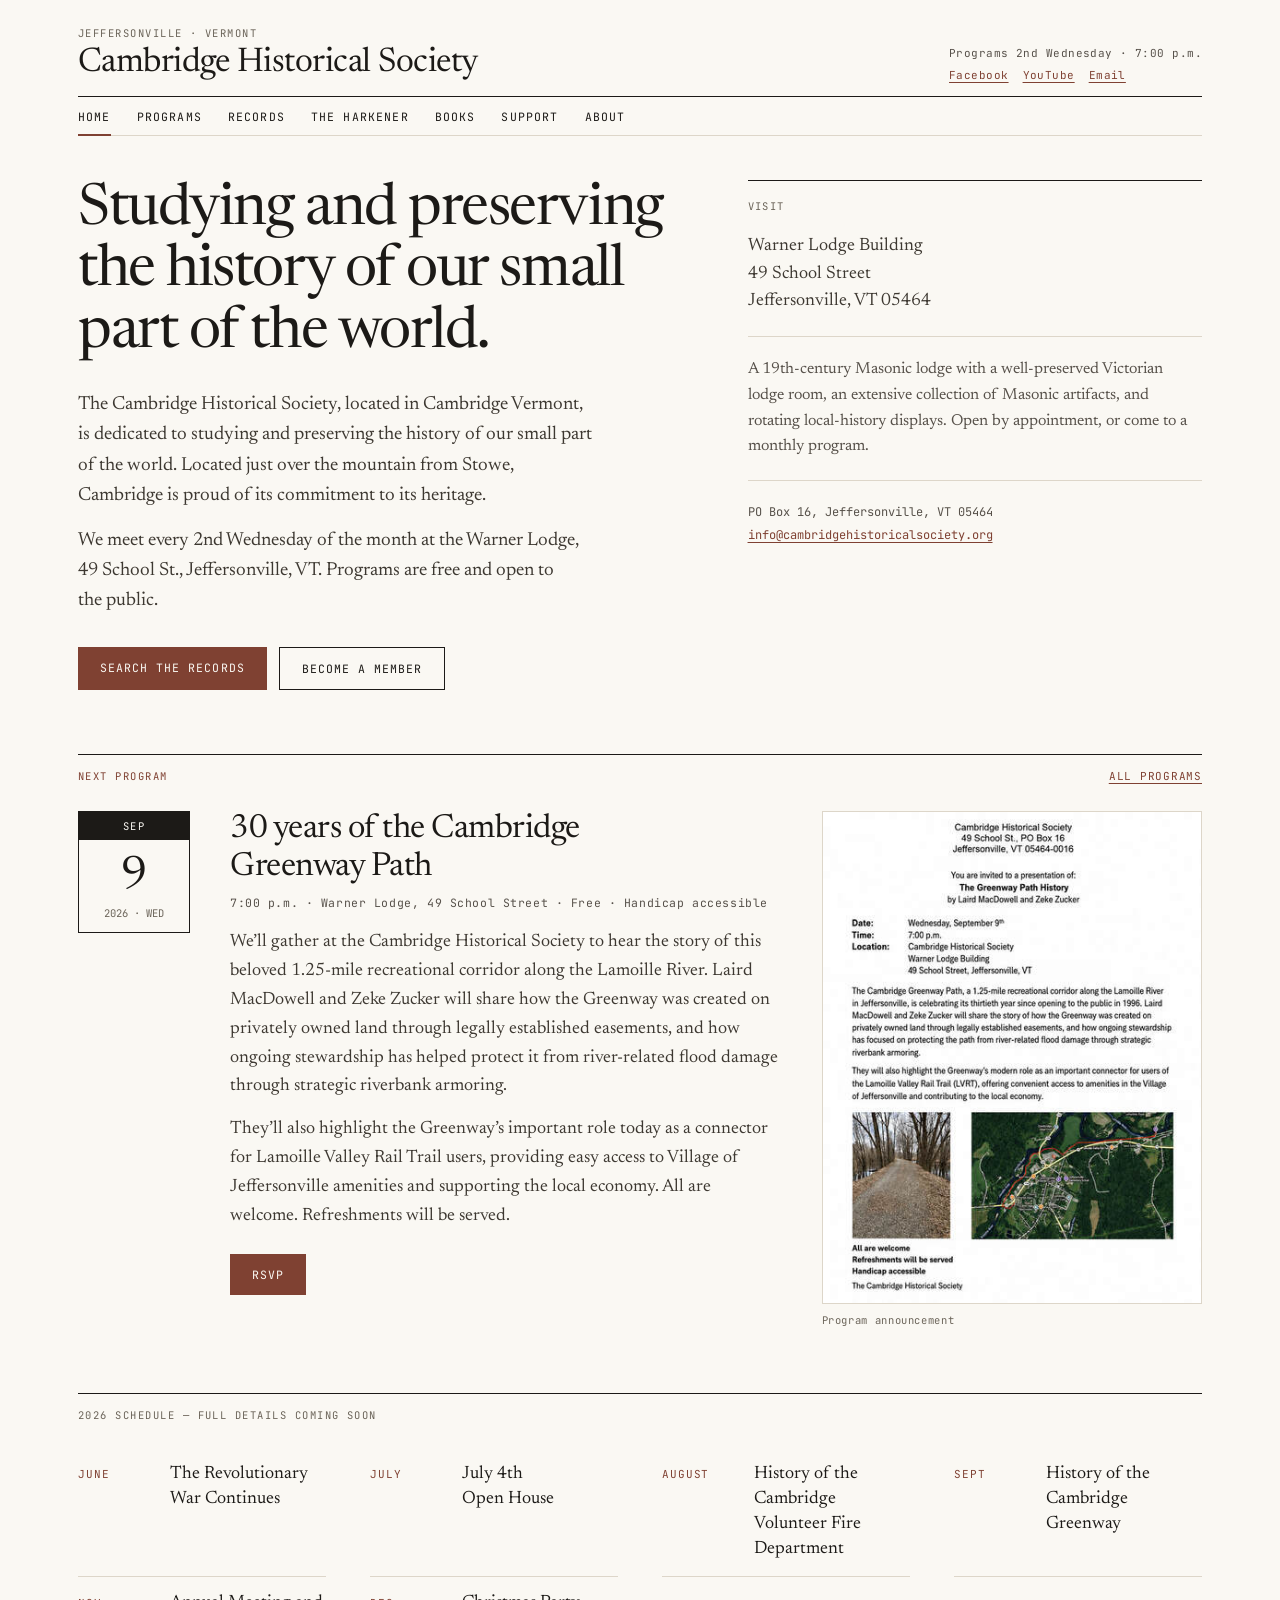
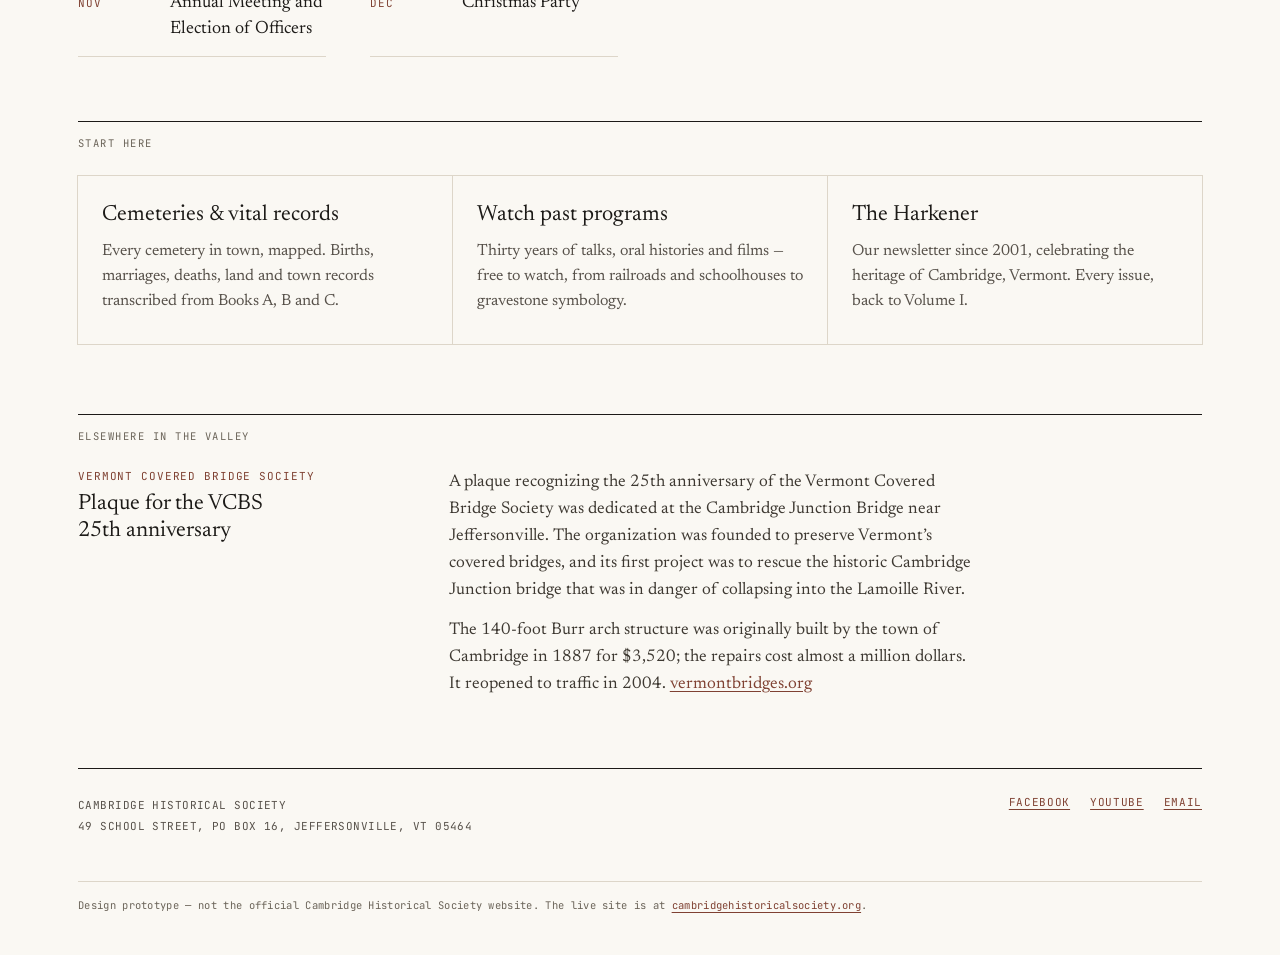
<file: index.html>
<!DOCTYPE html>
<html lang="en">
<head>
<meta charset="utf-8">
<meta name="viewport" content="width=device-width, initial-scale=1">
<title>Cambridge Historical Society — Cambridge, Vermont</title>
<meta name="description" content="The Cambridge Historical Society, Jeffersonville, Vermont — monthly programs, cemetery and vital records, The Harkener newsletter, and local history books.">
<link rel="preconnect" href="https://fonts.googleapis.com">
<link rel="preconnect" href="https://fonts.gstatic.com" crossorigin>
<link href="https://fonts.googleapis.com/css2?family=Newsreader:ital,opsz,wght@0,6..72,300;0,6..72,400;0,6..72,500;0,6..72,600;1,6..72,300;1,6..72,400&family=JetBrains+Mono:wght@400;500&display=swap" rel="stylesheet">
<link rel="stylesheet" href="style.css">
</head>
<body>
<div class="wrap">

  <header class="site-header">
    <div>
      <div class="label">Jeffersonville &middot; Vermont</div>
      <div class="wordmark"><a href="index.html">Cambridge Historical Society</a></div>
    </div>
    <div class="header-meta">
      <div>Programs 2nd Wednesday &middot; 7:00 p.m.</div>
      <div class="links">
        <a href="https://www.facebook.com/cambridgehistoricalsociety" target="_blank" rel="noopener">Facebook</a>
        <a href="https://www.youtube.com/@cambridge_h.society2964" target="_blank" rel="noopener">YouTube</a>
        <a href="mailto:info@cambridgehistoricalsociety.org">Email</a>
      </div>
    </div>
  </header>

  <nav class="nav">
    <a href="index.html" aria-current="page">Home</a>
    <a href="programs.html">Programs</a>
    <a href="records.html">Records</a>
    <a href="harkener.html">The Harkener</a>
    <a href="books.html">Books</a>
    <a href="support.html">Support</a>
    <a href="about.html">About</a>
  </nav>

  <main>
    <section class="two-col">
      <div>
        <h1 class="h1-home">Studying and preserving the history of our small part of the world.</h1>
        <p class="lede measure">The Cambridge Historical Society, located in Cambridge Vermont, is dedicated to studying and preserving the history of our small part of the world. Located just over the mountain from Stowe, Cambridge is proud of its commitment to its heritage.</p>
        <p class="lede measure" style="margin-bottom:30px">We meet every 2nd Wednesday of the month at the Warner Lodge, 49 School St., Jeffersonville, VT. Programs are free and open to the public.</p>
        <div class="btn-row">
          <a class="btn btn-primary" href="records.html">Search the records</a>
          <a class="btn btn-outline" href="support.html">Become a member</a>
        </div>
      </div>
      <div style="border-top:1px solid var(--ink);padding-top:18px">
        <div class="label" style="margin-bottom:20px">Visit</div>
        <div style="font-size:18px;line-height:1.55;color:var(--body)">Warner Lodge Building<br>49 School Street<br>Jeffersonville, VT 05464</div>
        <div class="hr"></div>
        <div style="font-size:16px;line-height:1.6;color:var(--muted)">A 19th-century Masonic lodge with a well-preserved Victorian lodge room, an extensive collection of Masonic artifacts, and rotating local-history displays. Open by appointment, or come to a monthly program.</div>
        <div class="hr"></div>
        <div class="mono" style="font-size:12px;line-height:1.9;color:var(--muted)">PO Box 16, Jeffersonville, VT 05464<br><a href="mailto:info@cambridgehistoricalsociety.org">info@cambridgehistoricalsociety.org</a></div>
      </div>
    </section>

    <section class="section">
      <div class="section-head">
        <div class="label label-accent">Next program</div>
        <a class="link-mono" href="programs.html">All programs</a>
      </div>
      <div class="next-program">
        <div class="datebox">
          <div class="m">SEP</div>
          <div class="d">9</div>
          <div class="y">2026 &middot; WED</div>
        </div>
        <div>
          <h2>30 years of the Cambridge Greenway Path</h2>
          <div class="event-meta">7:00 p.m. &middot; Warner Lodge, 49 School Street &middot; Free &middot; Handicap accessible</div>
          <p class="lede" style="font-size:18px">We&rsquo;ll gather at the Cambridge Historical Society to hear the story of this beloved 1.25-mile recreational corridor along the Lamoille River. Laird MacDowell and Zeke Zucker will share how the Greenway was created on privately owned land through legally established easements, and how ongoing stewardship has helped protect it from river-related flood damage through strategic riverbank armoring.</p>
          <p class="lede" style="font-size:18px;margin-bottom:24px">They&rsquo;ll also highlight the Greenway&rsquo;s important role today as a connector for Lamoille Valley Rail Trail users, providing easy access to Village of Jeffersonville amenities and supporting the local economy. All are welcome. Refreshments will be served.</p>
          <a class="btn btn-primary" href="https://www.facebook.com/share/1DY2FkvgXA/" target="_blank" rel="noopener">RSVP</a>
        </div>
        <figure>
          <img class="framed portrait" src="images/greenway-poster.jpg" alt="Event poster: The Greenway Path History, presented by Laird MacDowell and Zeke Zucker, Wednesday September 9th at 7:00 p.m., Warner Lodge Building, 49 School Street, Jeffersonville, Vermont.">
          <figcaption class="figcap">Program announcement</figcaption>
        </figure>
      </div>
    </section>

    <section class="section">
      <div class="label" style="margin-bottom:26px">2026 Schedule &mdash; full details coming soon</div>
      <div class="schedule">
        <div class="schedule-row"><span class="when">June</span><span class="what">The Revolutionary War Continues</span></div>
        <div class="schedule-row"><span class="when">July</span><span class="what">July 4th Open House</span></div>
        <div class="schedule-row"><span class="when">August</span><span class="what">History of the Cambridge Volunteer Fire Department</span></div>
        <div class="schedule-row"><span class="when">Sept</span><span class="what">History of the Cambridge Greenway</span></div>
        <div class="schedule-row"><span class="when">Nov</span><span class="what">Annual Meeting and Election of Officers</span></div>
        <div class="schedule-row"><span class="when">Dec</span><span class="what">Christmas Party</span></div>
      </div>
    </section>

    <section class="section" style="margin-bottom:70px">
      <div class="label" style="margin-bottom:26px">Start here</div>
      <div style="display:grid;grid-template-columns:repeat(auto-fit,minmax(230px,1fr));gap:1px">
        <a class="tile" href="records.html" style="text-decoration:none;color:inherit;padding:26px 24px 30px">
          <div style="font-size:22px;line-height:1.25;margin-bottom:10px">Cemeteries &amp; vital records</div>
          <div style="font-size:16px;line-height:1.55;color:var(--muted)">Every cemetery in town, mapped. Births, marriages, deaths, land and town records transcribed from Books A, B and C.</div>
        </a>
        <a class="tile" href="programs.html" style="text-decoration:none;color:inherit;padding:26px 24px 30px">
          <div style="font-size:22px;line-height:1.25;margin-bottom:10px">Watch past programs</div>
          <div style="font-size:16px;line-height:1.55;color:var(--muted)">Thirty years of talks, oral histories and films &mdash; free to watch, from railroads and schoolhouses to gravestone symbology.</div>
        </a>
        <a class="tile" href="harkener.html" style="text-decoration:none;color:inherit;padding:26px 24px 30px">
          <div style="font-size:22px;line-height:1.25;margin-bottom:10px">The Harkener</div>
          <div style="font-size:16px;line-height:1.55;color:var(--muted)">Our newsletter since 2001, celebrating the heritage of Cambridge, Vermont. Every issue, back to Volume I.</div>
        </a>
      </div>
    </section>

    <section class="section" style="margin-bottom:70px">
      <div class="label" style="margin-bottom:26px">Elsewhere in the valley</div>
      <div style="display:grid;grid-template-columns:minmax(0,1fr) minmax(0,1.6fr);gap:40px;align-items:start;max-width:900px" class="two-even">
        <div>
          <div class="mono" style="font-size:11px;letter-spacing:0.08em;text-transform:uppercase;color:var(--accent);margin-bottom:8px">Vermont Covered Bridge Society</div>
          <div style="font-size:22px;line-height:1.25">Plaque for the VCBS 25th anniversary</div>
        </div>
        <div>
          <p class="prose">A plaque recognizing the 25th anniversary of the Vermont Covered Bridge Society was dedicated at the Cambridge Junction Bridge near Jeffersonville. The organization was founded to preserve Vermont&rsquo;s covered bridges, and its first project was to rescue the historic Cambridge Junction bridge that was in danger of collapsing into the Lamoille River.</p>
          <p class="prose" style="margin:0">The 140-foot Burr arch structure was originally built by the town of Cambridge in 1887 for $3,520; the repairs cost almost a million dollars. It reopened to traffic in 2004. <a href="http://www.vermontbridges.org/" target="_blank" rel="noopener">vermontbridges.org</a></p>
        </div>
      </div>
    </section>
  </main>

  <footer class="site-footer">
    <div class="addr">CAMBRIDGE HISTORICAL SOCIETY<br>49 SCHOOL STREET, PO BOX 16, JEFFERSONVILLE, VT 05464</div>
    <div class="links">
      <a href="https://www.facebook.com/cambridgehistoricalsociety" target="_blank" rel="noopener">Facebook</a>
      <a href="https://www.youtube.com/@cambridge_h.society2964" target="_blank" rel="noopener">YouTube</a>
      <a href="mailto:info@cambridgehistoricalsociety.org">Email</a>
    </div>
  </footer>

  <div class="proto-note">Design prototype &mdash; not the official Cambridge Historical Society website. The live site is at <a href="https://cambridgehistoricalsociety.org">cambridgehistoricalsociety.org</a>.</div>

</div>
</body>
</html>
</file>
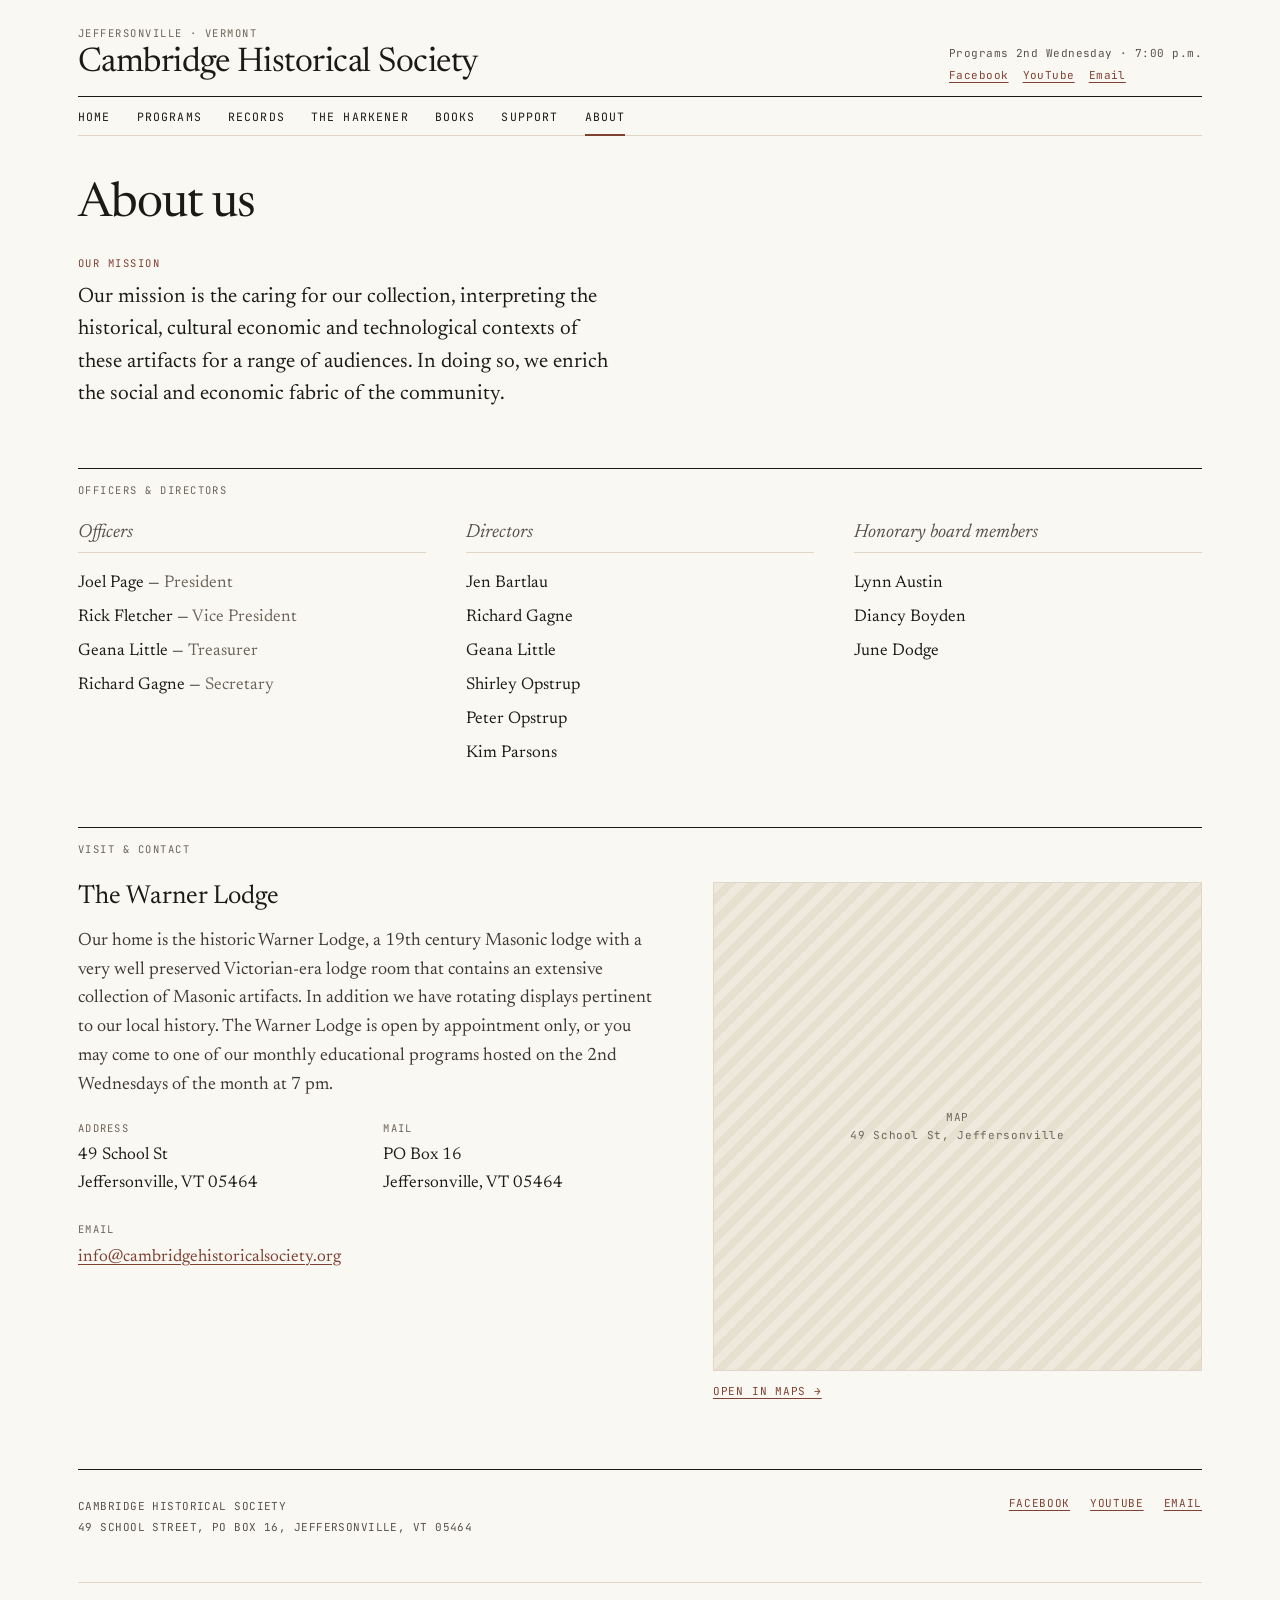
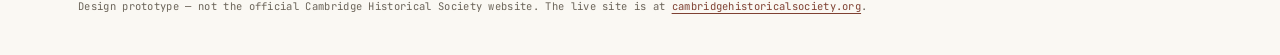
<file: about.html>
<!DOCTYPE html>
<html lang="en">
<head>
<meta charset="utf-8">
<meta name="viewport" content="width=device-width, initial-scale=1">
<title>About us — Cambridge Historical Society</title>
<meta name="description" content="The Cambridge Historical Society's mission, officers and directors, and the historic Warner Lodge in Jeffersonville, Vermont.">
<link rel="preconnect" href="https://fonts.googleapis.com">
<link rel="preconnect" href="https://fonts.gstatic.com" crossorigin>
<link href="https://fonts.googleapis.com/css2?family=Newsreader:ital,opsz,wght@0,6..72,300;0,6..72,400;0,6..72,500;0,6..72,600;1,6..72,300;1,6..72,400&family=JetBrains+Mono:wght@400;500&display=swap" rel="stylesheet">
<link rel="stylesheet" href="style.css">
</head>
<body>
<div class="wrap">

  <header class="site-header">
    <div>
      <div class="label">Jeffersonville &middot; Vermont</div>
      <div class="wordmark"><a href="index.html">Cambridge Historical Society</a></div>
    </div>
    <div class="header-meta">
      <div>Programs 2nd Wednesday &middot; 7:00 p.m.</div>
      <div class="links">
        <a href="https://www.facebook.com/cambridgehistoricalsociety" target="_blank" rel="noopener">Facebook</a>
        <a href="https://www.youtube.com/@cambridge_h.society2964" target="_blank" rel="noopener">YouTube</a>
        <a href="mailto:info@cambridgehistoricalsociety.org">Email</a>
      </div>
    </div>
  </header>

  <nav class="nav">
    <a href="index.html">Home</a>
    <a href="programs.html">Programs</a>
    <a href="records.html">Records</a>
    <a href="harkener.html">The Harkener</a>
    <a href="books.html">Books</a>
    <a href="support.html">Support</a>
    <a href="about.html" aria-current="page">About</a>
  </nav>

  <main>
    <section style="max-width:60ch;margin-bottom:56px">
      <h1 style="margin-bottom:24px">About us</h1>
      <div class="label label-accent" style="margin-bottom:12px">Our mission</div>
      <p style="font-size:21px;line-height:1.55;color:var(--ink);margin:0">Our mission is the caring for our collection, interpreting the historical, cultural economic and technological contexts of these artifacts for a range of audiences. In doing so, we enrich the social and economic fabric of the community.</p>
    </section>

    <section class="section" style="margin-bottom:56px">
      <div class="label" style="margin-bottom:26px">Officers &amp; directors</div>
      <div class="auto-cols">
        <div>
          <div class="italic-sub" style="font-size:19px;margin-bottom:14px;padding-bottom:10px;border-bottom:1px solid var(--rule)">Officers</div>
          <div style="font-size:17px;line-height:2">Joel Page &mdash; <span style="color:var(--faint)">President</span><br>Rick Fletcher &mdash; <span style="color:var(--faint)">Vice President</span><br>Geana Little &mdash; <span style="color:var(--faint)">Treasurer</span><br>Richard Gagne &mdash; <span style="color:var(--faint)">Secretary</span></div>
        </div>
        <div>
          <div class="italic-sub" style="font-size:19px;margin-bottom:14px;padding-bottom:10px;border-bottom:1px solid var(--rule)">Directors</div>
          <div style="font-size:17px;line-height:2">Jen Bartlau<br>Richard Gagne<br>Geana Little<br>Shirley Opstrup<br>Peter Opstrup<br>Kim Parsons</div>
        </div>
        <div>
          <div class="italic-sub" style="font-size:19px;margin-bottom:14px;padding-bottom:10px;border-bottom:1px solid var(--rule)">Honorary board members</div>
          <div style="font-size:17px;line-height:2">Lynn Austin<br>Diancy Boyden<br>June Dodge</div>
        </div>
      </div>
    </section>

    <section class="section" style="margin-bottom:70px">
      <div class="label" style="margin-bottom:26px">Visit &amp; contact</div>
      <div class="two-col" style="grid-template-columns:minmax(0,1.2fr) minmax(0,1fr);gap:48px;margin-bottom:0">
        <div>
          <h3 style="font-size:26px;margin-bottom:14px">The Warner Lodge</h3>
          <p class="lede" style="font-size:18px;margin-bottom:20px">Our home is the historic Warner Lodge, a 19th century Masonic lodge with a very well preserved Victorian-era lodge room that contains an extensive collection of Masonic artifacts. In addition we have rotating displays pertinent to our local history. The Warner Lodge is open by appointment only, or you may come to one of our monthly educational programs hosted on the 2nd Wednesdays of the month at 7 pm.</p>
          <div style="display:grid;grid-template-columns:repeat(auto-fit,minmax(180px,1fr));gap:24px;font-size:17px;line-height:1.6">
            <div><div class="label" style="font-size:10.5px;letter-spacing:0.12em;margin-bottom:6px">Address</div>49 School St<br>Jeffersonville, VT 05464</div>
            <div><div class="label" style="font-size:10.5px;letter-spacing:0.12em;margin-bottom:6px">Mail</div>PO Box 16<br>Jeffersonville, VT 05464</div>
            <div><div class="label" style="font-size:10.5px;letter-spacing:0.12em;margin-bottom:6px">Email</div><a href="mailto:info@cambridgehistoricalsociety.org">info@cambridge<wbr>historicalsociety.org</a></div>
          </div>
        </div>
        <div>
          <div class="placeholder ratio-11" style="margin-bottom:12px">MAP<br>49 School St, Jeffersonville</div>
          <a class="link-mono" href="https://maps.google.com/?q=49+School+St+Jeffersonville+VT+05464" target="_blank" rel="noopener">Open in maps &rarr;</a>
        </div>
      </div>
    </section>
  </main>

  <footer class="site-footer">
    <div class="addr">CAMBRIDGE HISTORICAL SOCIETY<br>49 SCHOOL STREET, PO BOX 16, JEFFERSONVILLE, VT 05464</div>
    <div class="links">
      <a href="https://www.facebook.com/cambridgehistoricalsociety" target="_blank" rel="noopener">Facebook</a>
      <a href="https://www.youtube.com/@cambridge_h.society2964" target="_blank" rel="noopener">YouTube</a>
      <a href="mailto:info@cambridgehistoricalsociety.org">Email</a>
    </div>
  </footer>

  <div class="proto-note">Design prototype &mdash; not the official Cambridge Historical Society website. The live site is at <a href="https://cambridgehistoricalsociety.org">cambridgehistoricalsociety.org</a>.</div>

</div>
</body>
</html>
</file>
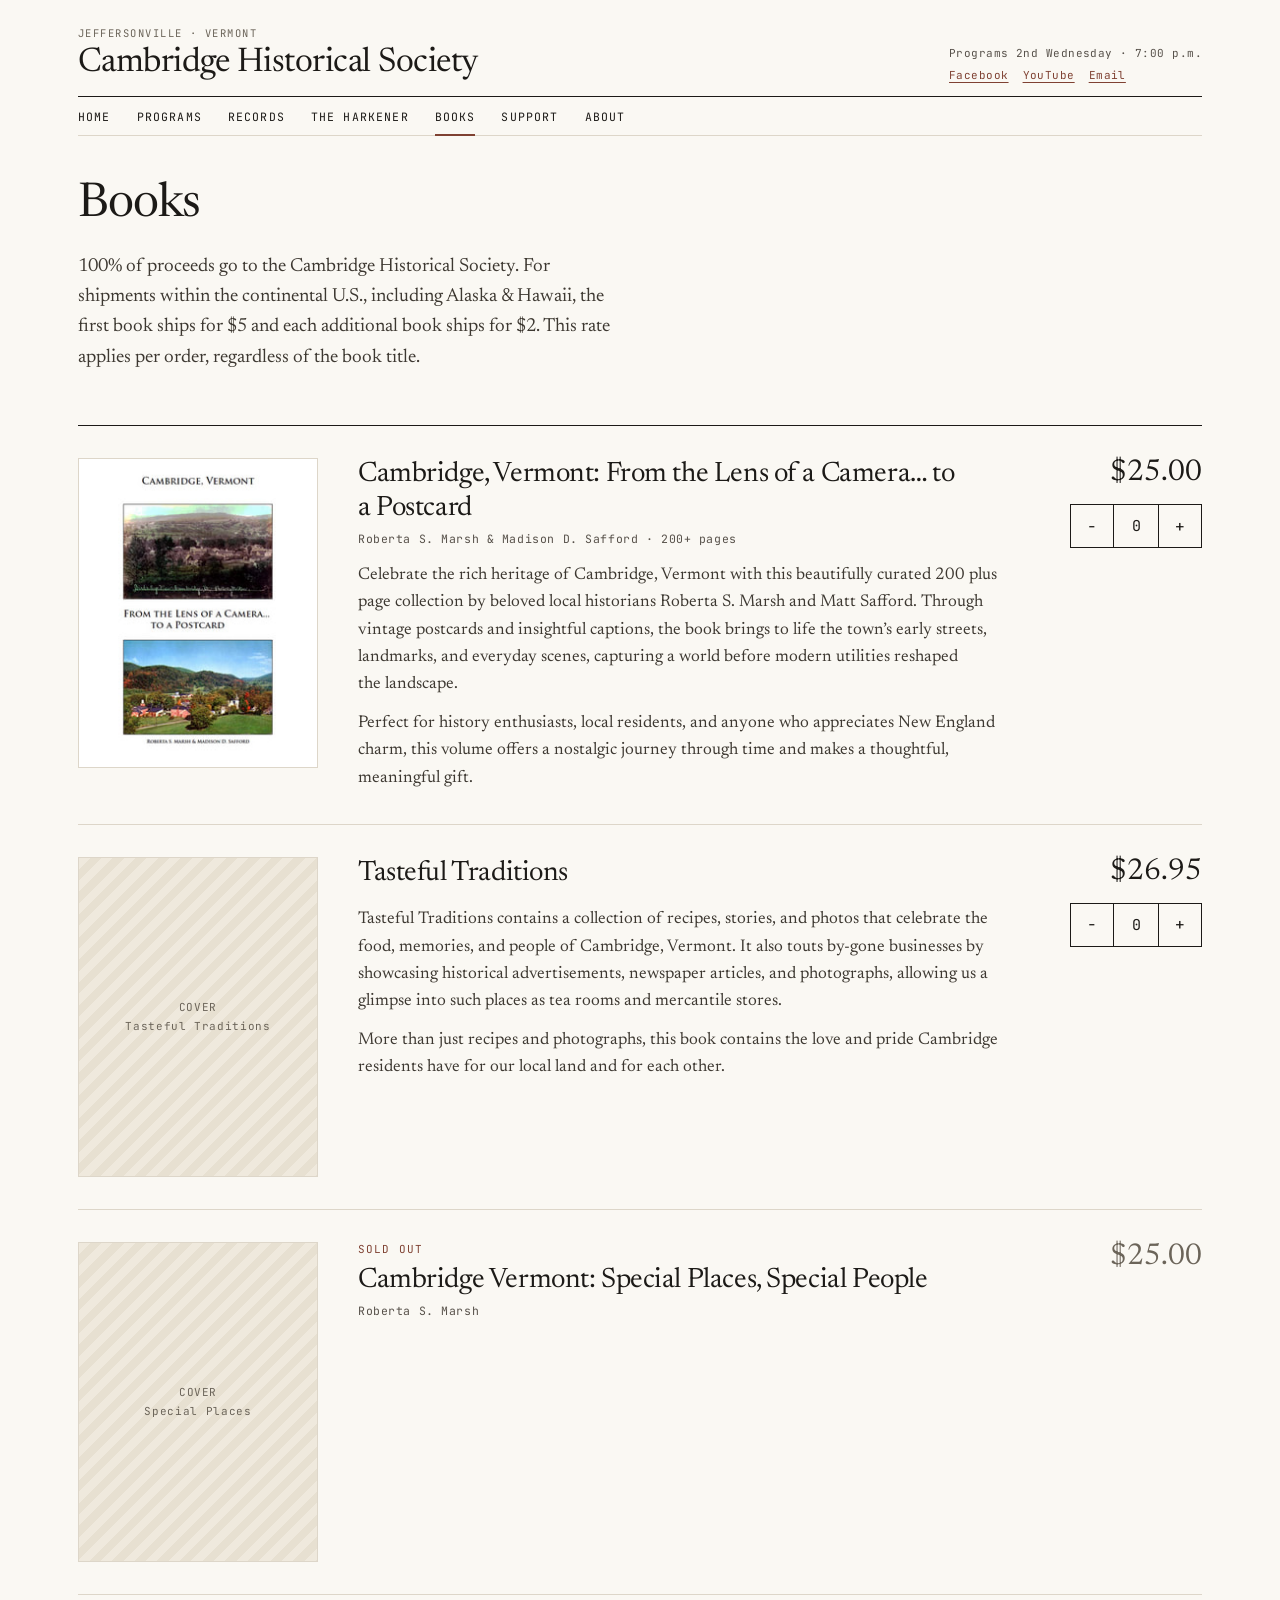
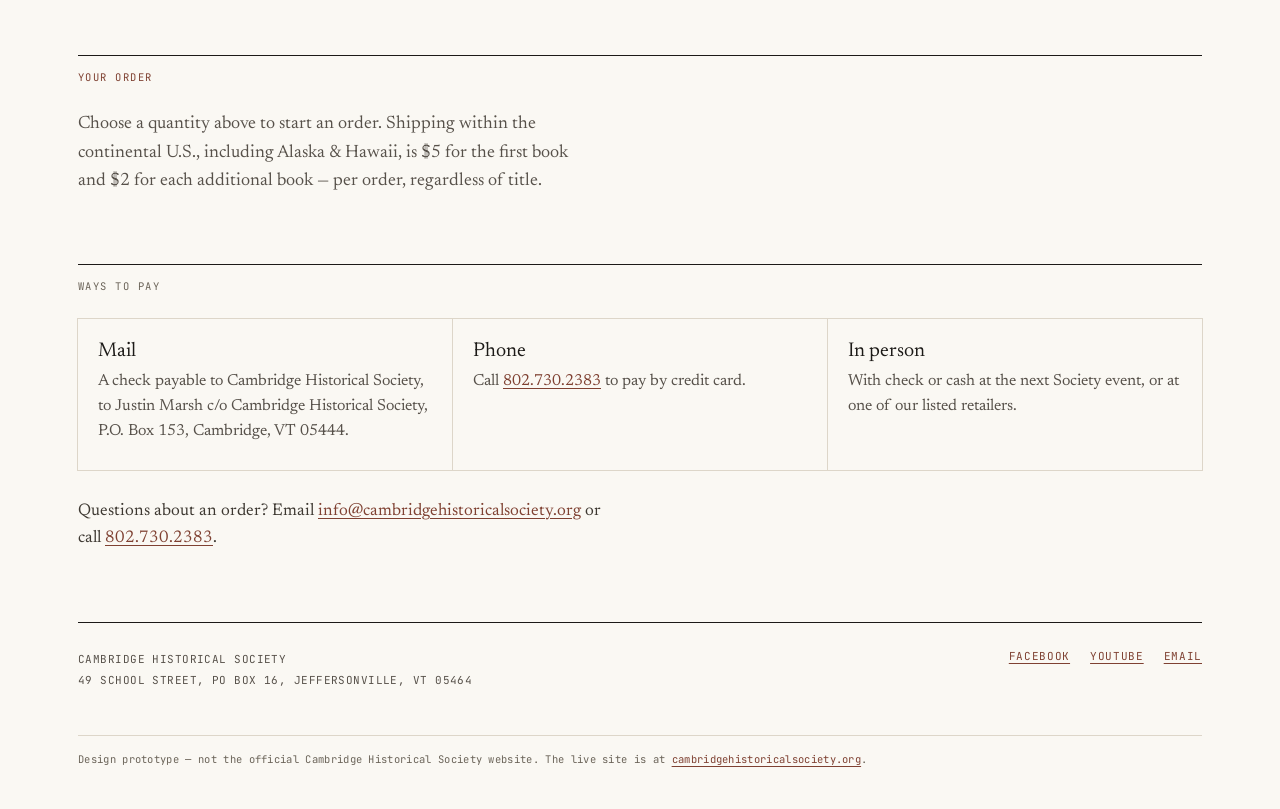
<file: books.html>
<!DOCTYPE html>
<html lang="en">
<head>
<meta charset="utf-8">
<meta name="viewport" content="width=device-width, initial-scale=1">
<title>Books — Cambridge Historical Society</title>
<meta name="description" content="Local history books from the Cambridge Historical Society, Vermont. 100% of proceeds support the Society.">
<link rel="preconnect" href="https://fonts.googleapis.com">
<link rel="preconnect" href="https://fonts.gstatic.com" crossorigin>
<link href="https://fonts.googleapis.com/css2?family=Newsreader:ital,opsz,wght@0,6..72,300;0,6..72,400;0,6..72,500;0,6..72,600;1,6..72,300;1,6..72,400&family=JetBrains+Mono:wght@400;500&display=swap" rel="stylesheet">
<link rel="stylesheet" href="style.css">
</head>
<body>
<div class="wrap">

  <header class="site-header">
    <div>
      <div class="label">Jeffersonville &middot; Vermont</div>
      <div class="wordmark"><a href="index.html">Cambridge Historical Society</a></div>
    </div>
    <div class="header-meta">
      <div>Programs 2nd Wednesday &middot; 7:00 p.m.</div>
      <div class="links">
        <a href="https://www.facebook.com/cambridgehistoricalsociety" target="_blank" rel="noopener">Facebook</a>
        <a href="https://www.youtube.com/@cambridge_h.society2964" target="_blank" rel="noopener">YouTube</a>
        <a href="mailto:info@cambridgehistoricalsociety.org">Email</a>
      </div>
    </div>
  </header>

  <nav class="nav">
    <a href="index.html">Home</a>
    <a href="programs.html">Programs</a>
    <a href="records.html">Records</a>
    <a href="harkener.html">The Harkener</a>
    <a href="books.html" aria-current="page">Books</a>
    <a href="support.html">Support</a>
    <a href="about.html">About</a>
  </nav>

  <main id="cart">
    <section style="max-width:60ch;margin-bottom:52px">
      <h1>Books</h1>
      <p class="lede" style="margin:0">100% of proceeds go to the Cambridge Historical Society. For shipments within the continental U.S., including Alaska &amp; Hawaii, the first book ships for $5 and each additional book ships for $2. This rate applies per order, regardless of the book title.</p>
    </section>

    <section style="margin-bottom:60px">
      <div class="book">
        <figure class="cover">
          <img class="framed" src="images/book-postcard.jpg" alt="Book cover: Cambridge, Vermont — From the Lens of a Camera to a Postcard, by Roberta S. Marsh and Madison D. Safford.">
        </figure>
        <div>
          <h2 style="font-size:28px;line-height:1.2;margin-bottom:6px">Cambridge, Vermont: From the Lens of a Camera&hellip; to a Postcard</h2>
          <div class="byline">Roberta S. Marsh &amp; Madison D. Safford &middot; 200+ pages</div>
          <p class="prose">Celebrate the rich heritage of Cambridge, Vermont with this beautifully curated 200 plus page collection by beloved local historians Roberta S. Marsh and Matt Safford. Through vintage postcards and insightful captions, the book brings to life the town&rsquo;s early streets, landmarks, and everyday scenes, capturing a world before modern utilities reshaped the landscape.</p>
          <p class="prose" style="margin:0">Perfect for history enthusiasts, local residents, and anyone who appreciates New England charm, this volume offers a nostalgic journey through time and makes a thoughtful, meaningful gift.</p>
        </div>
        <div class="buy">
          <div class="price">$25.00</div>
          <div class="stepper">
            <button type="button" data-step="postcards" data-delta="-1" aria-label="Remove one copy of the postcard book">&minus;</button>
            <div class="qty" data-qty="postcards">0</div>
            <button type="button" data-step="postcards" data-delta="1" aria-label="Add one copy of the postcard book">+</button>
          </div>
        </div>
      </div>

      <div class="book">
        <figure class="cover">
          <div class="placeholder ratio-34">COVER<br>Tasteful Traditions</div>
        </figure>
        <div>
          <h2 style="font-size:28px;line-height:1.2;margin-bottom:16px">Tasteful Traditions</h2>
          <p class="prose">Tasteful Traditions contains a collection of recipes, stories, and photos that celebrate the food, memories, and people of Cambridge, Vermont. It also touts by-gone businesses by showcasing historical advertisements, newspaper articles, and photographs, allowing us a glimpse into such places as tea rooms and mercantile stores.</p>
          <p class="prose" style="margin:0">More than just recipes and photographs, this book contains the love and pride Cambridge residents have for our local land and for each other.</p>
        </div>
        <div class="buy">
          <div class="price">$26.95</div>
          <div class="stepper">
            <button type="button" data-step="tasteful" data-delta="-1" aria-label="Remove one copy of Tasteful Traditions">&minus;</button>
            <div class="qty" data-qty="tasteful">0</div>
            <button type="button" data-step="tasteful" data-delta="1" aria-label="Add one copy of Tasteful Traditions">+</button>
          </div>
        </div>
      </div>

      <div class="book" style="border-bottom:1px solid var(--rule)">
        <figure class="cover">
          <div class="placeholder ratio-34">COVER<br>Special Places</div>
        </figure>
        <div>
          <div class="soldout">Sold out</div>
          <h2 style="font-size:28px;line-height:1.2;margin-bottom:6px">Cambridge Vermont: Special Places, Special People</h2>
          <div class="byline" style="margin:0">Roberta S. Marsh</div>
        </div>
        <div class="buy">
          <div class="price" style="color:var(--faint);margin:0">$25.00</div>
        </div>
      </div>
    </section>

    <section class="section" style="margin-bottom:60px">
      <div class="label label-accent" style="margin-bottom:26px">Your order</div>

      <div id="cart-empty" style="font-size:18px;line-height:1.6;color:var(--muted);max-width:52ch;padding-bottom:8px">Choose a quantity above to start an order. Shipping within the continental U.S., including Alaska &amp; Hawaii, is $5 for the first book and $2 for each additional book &mdash; per order, regardless of title.</div>

      <div id="cart-filled" hidden>
        <div class="cart-grid">
          <div>
            <div id="cart-lines"></div>
            <button type="button" id="cart-clear" style="appearance:none;background:none;border:0;padding:14px 0 0;cursor:pointer;font-family:var(--mono);font-size:11px;letter-spacing:0.07em;text-transform:uppercase;color:var(--faint);text-decoration:underline;text-underline-offset:3px">Clear order</button>
          </div>
          <div class="boxed">
            <div class="sum-row"><span>Books</span><span id="cart-subtotal">$0.00</span></div>
            <div class="sum-row ruled"><span>Shipping</span><span id="cart-shipping">$0.00</span></div>
            <div class="sum-total"><span class="k">Total</span><span class="v" id="cart-total">$0.00</span></div>
            <a class="btn btn-primary" id="cart-order" href="mailto:info@cambridgehistoricalsociety.org" style="display:block;text-align:center;padding:15px 20px">Email this order</a>
            <div class="fineprint">Online card payment is coming soon. For now, send your order and we&rsquo;ll arrange payment by mail, phone or in person.</div>
          </div>
        </div>
      </div>
    </section>

    <section class="section" style="margin-bottom:70px">
      <div class="label" style="margin-bottom:26px">Ways to pay</div>
      <div class="pay-tiles">
        <div class="tile">
          <h4>Mail</h4>
          <p>A check payable to Cambridge Historical Society, to Justin Marsh c/o Cambridge Historical Society, P.O. Box 153, Cambridge, VT 05444.</p>
        </div>
        <div class="tile">
          <h4>Phone</h4>
          <p>Call <a href="tel:8027302383">802.730.2383</a> to pay by credit card.</p>
        </div>
        <div class="tile">
          <h4>In person</h4>
          <p>With check or cash at the next Society event, or at one of our listed retailers.</p>
        </div>
      </div>
      <div class="prose" style="font-size:17px;max-width:62ch;margin:0">Questions about an order? Email <a href="mailto:info@cambridgehistoricalsociety.org">info@cambridgehistoricalsociety.org</a> or call <a href="tel:8027302383">802.730.2383</a>.</div>
    </section>
  </main>

  <footer class="site-footer">
    <div class="addr">CAMBRIDGE HISTORICAL SOCIETY<br>49 SCHOOL STREET, PO BOX 16, JEFFERSONVILLE, VT 05464</div>
    <div class="links">
      <a href="https://www.facebook.com/cambridgehistoricalsociety" target="_blank" rel="noopener">Facebook</a>
      <a href="https://www.youtube.com/@cambridge_h.society2964" target="_blank" rel="noopener">YouTube</a>
      <a href="mailto:info@cambridgehistoricalsociety.org">Email</a>
    </div>
  </footer>

  <div class="proto-note">Design prototype &mdash; not the official Cambridge Historical Society website. The live site is at <a href="https://cambridgehistoricalsociety.org">cambridgehistoricalsociety.org</a>.</div>

</div>
<script src="app.js"></script>
</body>
</html>
</file>
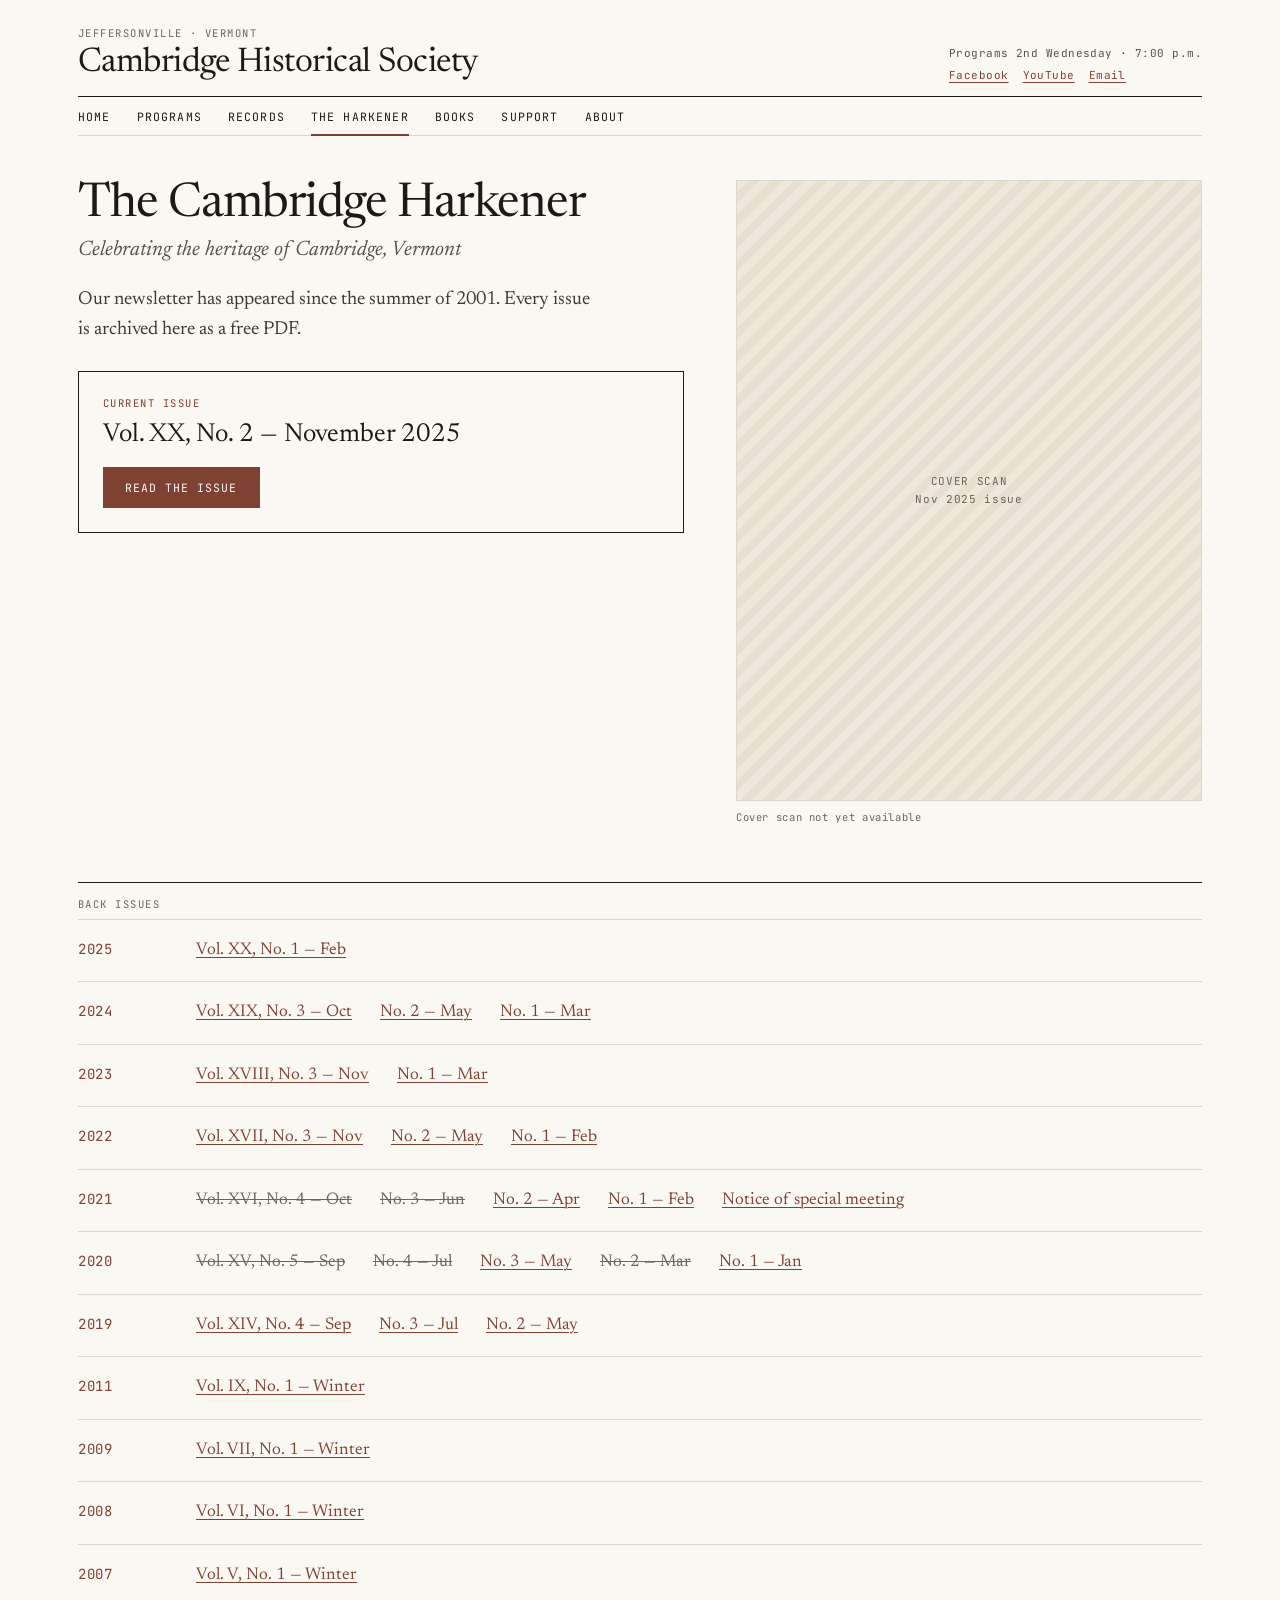
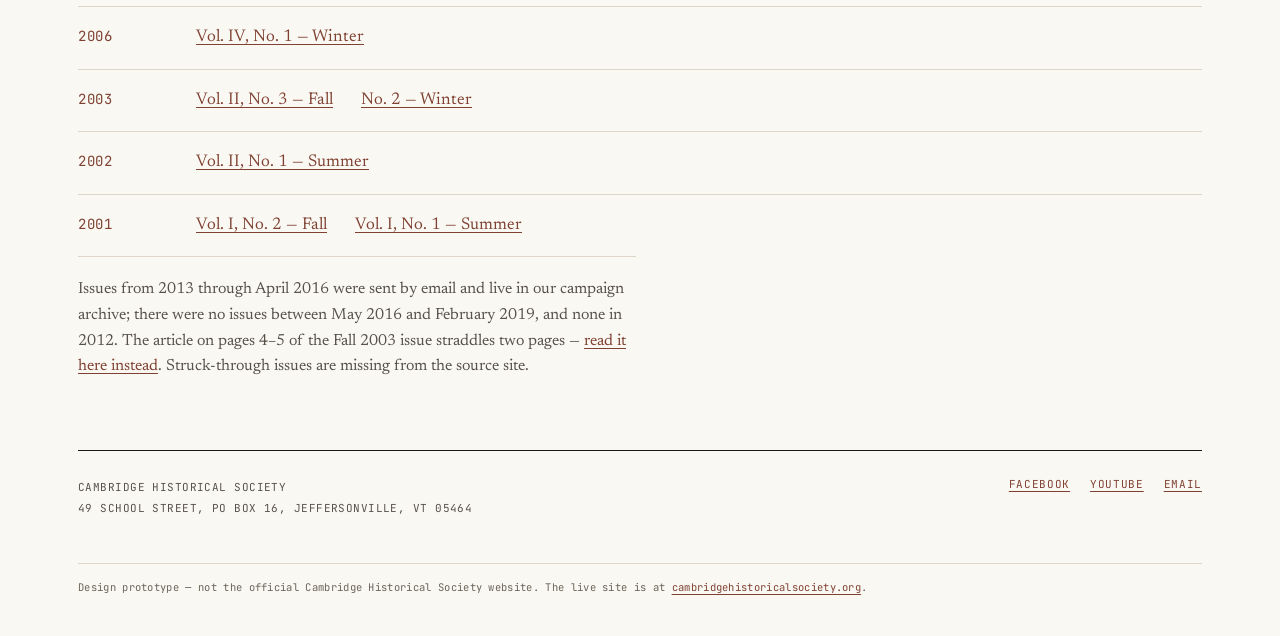
<file: harkener.html>
<!DOCTYPE html>
<html lang="en">
<head>
<meta charset="utf-8">
<meta name="viewport" content="width=device-width, initial-scale=1">
<title>The Cambridge Harkener — Cambridge Historical Society</title>
<meta name="description" content="Every issue of The Cambridge Harkener newsletter since 2001, free to read as PDFs.">
<link rel="preconnect" href="https://fonts.googleapis.com">
<link rel="preconnect" href="https://fonts.gstatic.com" crossorigin>
<link href="https://fonts.googleapis.com/css2?family=Newsreader:ital,opsz,wght@0,6..72,300;0,6..72,400;0,6..72,500;0,6..72,600;1,6..72,300;1,6..72,400&family=JetBrains+Mono:wght@400;500&display=swap" rel="stylesheet">
<link rel="stylesheet" href="style.css">
</head>
<body>
<div class="wrap">

  <header class="site-header">
    <div>
      <div class="label">Jeffersonville &middot; Vermont</div>
      <div class="wordmark"><a href="index.html">Cambridge Historical Society</a></div>
    </div>
    <div class="header-meta">
      <div>Programs 2nd Wednesday &middot; 7:00 p.m.</div>
      <div class="links">
        <a href="https://www.facebook.com/cambridgehistoricalsociety" target="_blank" rel="noopener">Facebook</a>
        <a href="https://www.youtube.com/@cambridge_h.society2964" target="_blank" rel="noopener">YouTube</a>
        <a href="mailto:info@cambridgehistoricalsociety.org">Email</a>
      </div>
    </div>
  </header>

  <nav class="nav">
    <a href="index.html">Home</a>
    <a href="programs.html">Programs</a>
    <a href="records.html">Records</a>
    <a href="harkener.html" aria-current="page">The Harkener</a>
    <a href="books.html">Books</a>
    <a href="support.html">Support</a>
    <a href="about.html">About</a>
  </nav>

  <main>
    <section class="two-col" style="grid-template-columns:minmax(0,1.3fr) minmax(0,1fr);gap:52px;margin-bottom:56px">
      <div>
        <h1 style="margin-bottom:8px">The Cambridge Harkener</h1>
        <div class="italic-sub">Celebrating the heritage of Cambridge, Vermont</div>
        <p class="lede measure" style="margin-bottom:26px">Our newsletter has appeared since the summer of 2001. Every issue is archived here as a free PDF.</p>
        <div class="boxed">
          <div class="label label-accent" style="margin-bottom:10px">Current issue</div>
          <div style="font-size:26px;line-height:1.2;margin-bottom:16px">Vol. XX, No. 2 &mdash; November 2025</div>
          <a class="btn btn-primary" href="https://cambridgehistoricalsociety.org/uploads/3/4/3/4/34345214/november_2025.pdf" target="_blank" rel="noopener">Read the issue</a>
        </div>
      </div>
      <figure>
        <div class="placeholder ratio-34 portrait">COVER SCAN<br>Nov 2025 issue</div>
        <figcaption class="figcap">Cover scan not yet available</figcaption>
      </figure>
    </section>

    <section class="section" style="margin-bottom:70px">
      <div class="label" style="margin-bottom:8px">Back issues</div>
        <div class="yr-row">
          <div class="yr">2025</div>
          <div class="issues"><a href="https://cambridgehistoricalsociety.org/uploads/3/4/3/4/34345214/february_2025.pdf" target="_blank" rel="noopener">Vol. XX, No. 1 — Feb</a></div>
        </div>
        <div class="yr-row">
          <div class="yr">2024</div>
          <div class="issues"><a href="https://cambridgehistoricalsociety.org/uploads/3/4/3/4/34345214/october_2024.pdf" target="_blank" rel="noopener">Vol. XIX, No. 3 — Oct</a><a href="https://cambridgehistoricalsociety.org/uploads/3/4/3/4/34345214/may_2024.pdf" target="_blank" rel="noopener">No. 2 — May</a><a href="https://cambridgehistoricalsociety.org/uploads/3/4/3/4/34345214/march_2024_vxix_no1.pdf" target="_blank" rel="noopener">No. 1 — Mar</a></div>
        </div>
        <div class="yr-row">
          <div class="yr">2023</div>
          <div class="issues"><a href="https://cambridgehistoricalsociety.org/uploads/3/4/3/4/34345214/november_2023.pdf" target="_blank" rel="noopener">Vol. XVIII, No. 3 — Nov</a><a href="https://cambridgehistoricalsociety.org/uploads/3/4/3/4/34345214/march_2023.pdf" target="_blank" rel="noopener">No. 1 — Mar</a></div>
        </div>
        <div class="yr-row">
          <div class="yr">2022</div>
          <div class="issues"><a href="https://cambridgehistoricalsociety.org/uploads/3/4/3/4/34345214/november_22.pdf" target="_blank" rel="noopener">Vol. XVII, No. 3 — Nov</a><a href="https://cambridgehistoricalsociety.org/uploads/3/4/3/4/34345214/may_22.pdf" target="_blank" rel="noopener">No. 2 — May</a><a href="https://cambridgehistoricalsociety.org/uploads/3/4/3/4/34345214/feb_22.pdf" target="_blank" rel="noopener">No. 1 — Feb</a></div>
        </div>
        <div class="yr-row">
          <div class="yr">2021</div>
          <div class="issues"><span class="gone" title="This file is missing from the source site">Vol. XVI, No. 4 — Oct</span><span class="gone" title="This file is missing from the source site">No. 3 — Jun</span><a href="https://cambridgehistoricalsociety.org/uploads/3/4/3/4/34345214/apr_2021.pdf" target="_blank" rel="noopener">No. 2 — Apr</a><a href="https://cambridgehistoricalsociety.org/uploads/3/4/3/4/34345214/feb_21.pdf" target="_blank" rel="noopener">No. 1 — Feb</a><a href="https://cambridgehistoricalsociety.org/uploads/3/4/3/4/34345214/chs_notice_of_special_meeting_3.pdf" target="_blank" rel="noopener">Notice of special meeting</a></div>
        </div>
        <div class="yr-row">
          <div class="yr">2020</div>
          <div class="issues"><span class="gone" title="This file is missing from the source site">Vol. XV, No. 5 — Sep</span><span class="gone" title="This file is missing from the source site">No. 4 — Jul</span><a href="https://cambridgehistoricalsociety.org/uploads/3/4/3/4/34345214/may_2020.pdf" target="_blank" rel="noopener">No. 3 — May</a><span class="gone" title="This file is missing from the source site">No. 2 — Mar</span><a href="https://cambridgehistoricalsociety.org/uploads/3/4/3/4/34345214/jan_20.pdf" target="_blank" rel="noopener">No. 1 — Jan</a></div>
        </div>
        <div class="yr-row">
          <div class="yr">2019</div>
          <div class="issues"><a href="https://cambridgehistoricalsociety.org/uploads/3/4/3/4/34345214/sep_19.pdf" target="_blank" rel="noopener">Vol. XIV, No. 4 — Sep</a><a href="https://cambridgehistoricalsociety.org/uploads/3/4/3/4/34345214/jul_19.pdf" target="_blank" rel="noopener">No. 3 — Jul</a><a href="https://cambridgehistoricalsociety.org/uploads/3/4/3/4/34345214/may_19.pdf" target="_blank" rel="noopener">No. 2 — May</a></div>
        </div>
        <div class="yr-row">
          <div class="yr">2011</div>
          <div class="issues"><a href="https://cambridgehistoricalsociety.org/uploads/3/4/3/4/34345214/harkener_-_vol_ix_no_1_-_winter_2011.pdf" target="_blank" rel="noopener">Vol. IX, No. 1 — Winter</a></div>
        </div>
        <div class="yr-row">
          <div class="yr">2009</div>
          <div class="issues"><a href="https://cambridgehistoricalsociety.org/uploads/3/4/3/4/34345214/harkener_-_vol_vii_no_1_-_winter_2009.pdf" target="_blank" rel="noopener">Vol. VII, No. 1 — Winter</a></div>
        </div>
        <div class="yr-row">
          <div class="yr">2008</div>
          <div class="issues"><a href="https://cambridgehistoricalsociety.org/uploads/3/4/3/4/34345214/harkener_-_vol_vi_no_1_-_winter_2008.pdf" target="_blank" rel="noopener">Vol. VI, No. 1 — Winter</a></div>
        </div>
        <div class="yr-row">
          <div class="yr">2007</div>
          <div class="issues"><a href="https://cambridgehistoricalsociety.org/uploads/3/4/3/4/34345214/harkener_-_vol_v_no_1_-_winter_2007.pdf" target="_blank" rel="noopener">Vol. V, No. 1 — Winter</a></div>
        </div>
        <div class="yr-row">
          <div class="yr">2006</div>
          <div class="issues"><a href="https://cambridgehistoricalsociety.org/uploads/3/4/3/4/34345214/harkener_-_vol_iv_no_1_-_winter_2006.pdf" target="_blank" rel="noopener">Vol. IV, No. 1 — Winter</a></div>
        </div>
        <div class="yr-row">
          <div class="yr">2003</div>
          <div class="issues"><a href="https://cambridgehistoricalsociety.org/uploads/3/4/3/4/34345214/harkener_-_vol_ii_no_3_-_fall_2003.pdf" target="_blank" rel="noopener">Vol. II, No. 3 — Fall</a><a href="https://cambridgehistoricalsociety.org/uploads/3/4/3/4/34345214/harkener_-_vol_ii_no_2_-_winter_2003.pdf" target="_blank" rel="noopener">No. 2 — Winter</a></div>
        </div>
        <div class="yr-row">
          <div class="yr">2002</div>
          <div class="issues"><a href="https://cambridgehistoricalsociety.org/uploads/3/4/3/4/34345214/harkener_-_vol_ii_no_1_-_summer_2002.pdf" target="_blank" rel="noopener">Vol. II, No. 1 — Summer</a></div>
        </div>
        <div class="yr-row">
          <div class="yr">2001</div>
          <div class="issues"><a href="https://cambridgehistoricalsociety.org/uploads/3/4/3/4/34345214/harkener_-_vol_i_no_2_-_fall_2001.pdf" target="_blank" rel="noopener">Vol. I, No. 2 — Fall</a><a href="https://cambridgehistoricalsociety.org/uploads/3/4/3/4/34345214/harkener_-_vol_i_no_1_-_summer_2001.pdf" target="_blank" rel="noopener">Vol. I, No. 1 — Summer</a></div>
        </div>
      <div style="border-top:1px solid var(--rule);padding-top:20px;font-size:16px;line-height:1.6;color:var(--muted);max-width:62ch">Issues from 2013 through April 2016 were sent by email and live in our campaign archive; there were no issues between May 2016 and February 2019, and none in 2012. The article on pages 4&ndash;5 of the Fall 2003 issue straddles two pages &mdash; <a href="https://cambridgehistoricalsociety.org/uploads/3/4/3/4/34345214/harkener_-_vol_ii_no_3_-_fall_2003_-_article_pg_4-5_-_easier_to_read.pdf" target="_blank" rel="noopener">read it here instead</a>. Struck-through issues are missing from the source site.</div>
    </section>
  </main>


  <footer class="site-footer">
    <div class="addr">CAMBRIDGE HISTORICAL SOCIETY<br>49 SCHOOL STREET, PO BOX 16, JEFFERSONVILLE, VT 05464</div>
    <div class="links">
      <a href="https://www.facebook.com/cambridgehistoricalsociety" target="_blank" rel="noopener">Facebook</a>
      <a href="https://www.youtube.com/@cambridge_h.society2964" target="_blank" rel="noopener">YouTube</a>
      <a href="mailto:info@cambridgehistoricalsociety.org">Email</a>
    </div>
  </footer>

  <div class="proto-note">Design prototype &mdash; not the official Cambridge Historical Society website. The live site is at <a href="https://cambridgehistoricalsociety.org">cambridgehistoricalsociety.org</a>.</div>

</div>
</body>
</html>
</file>
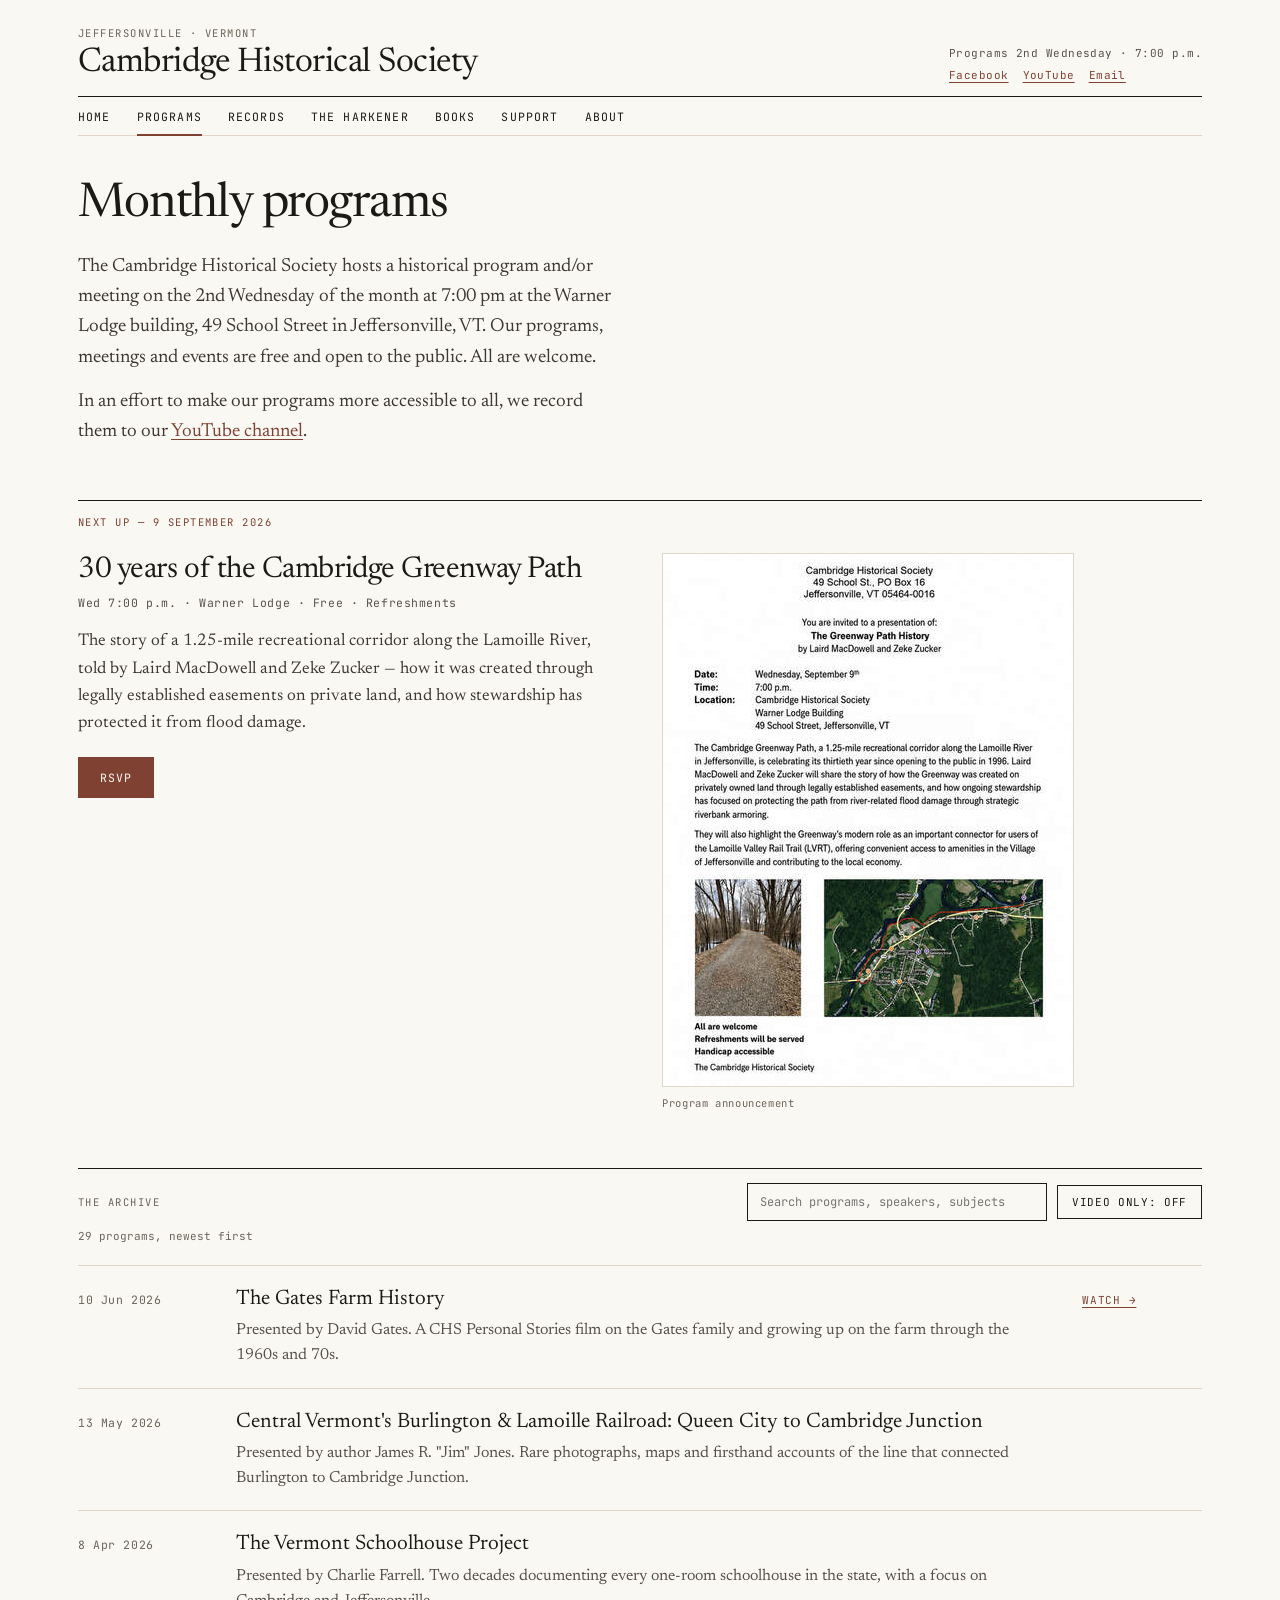
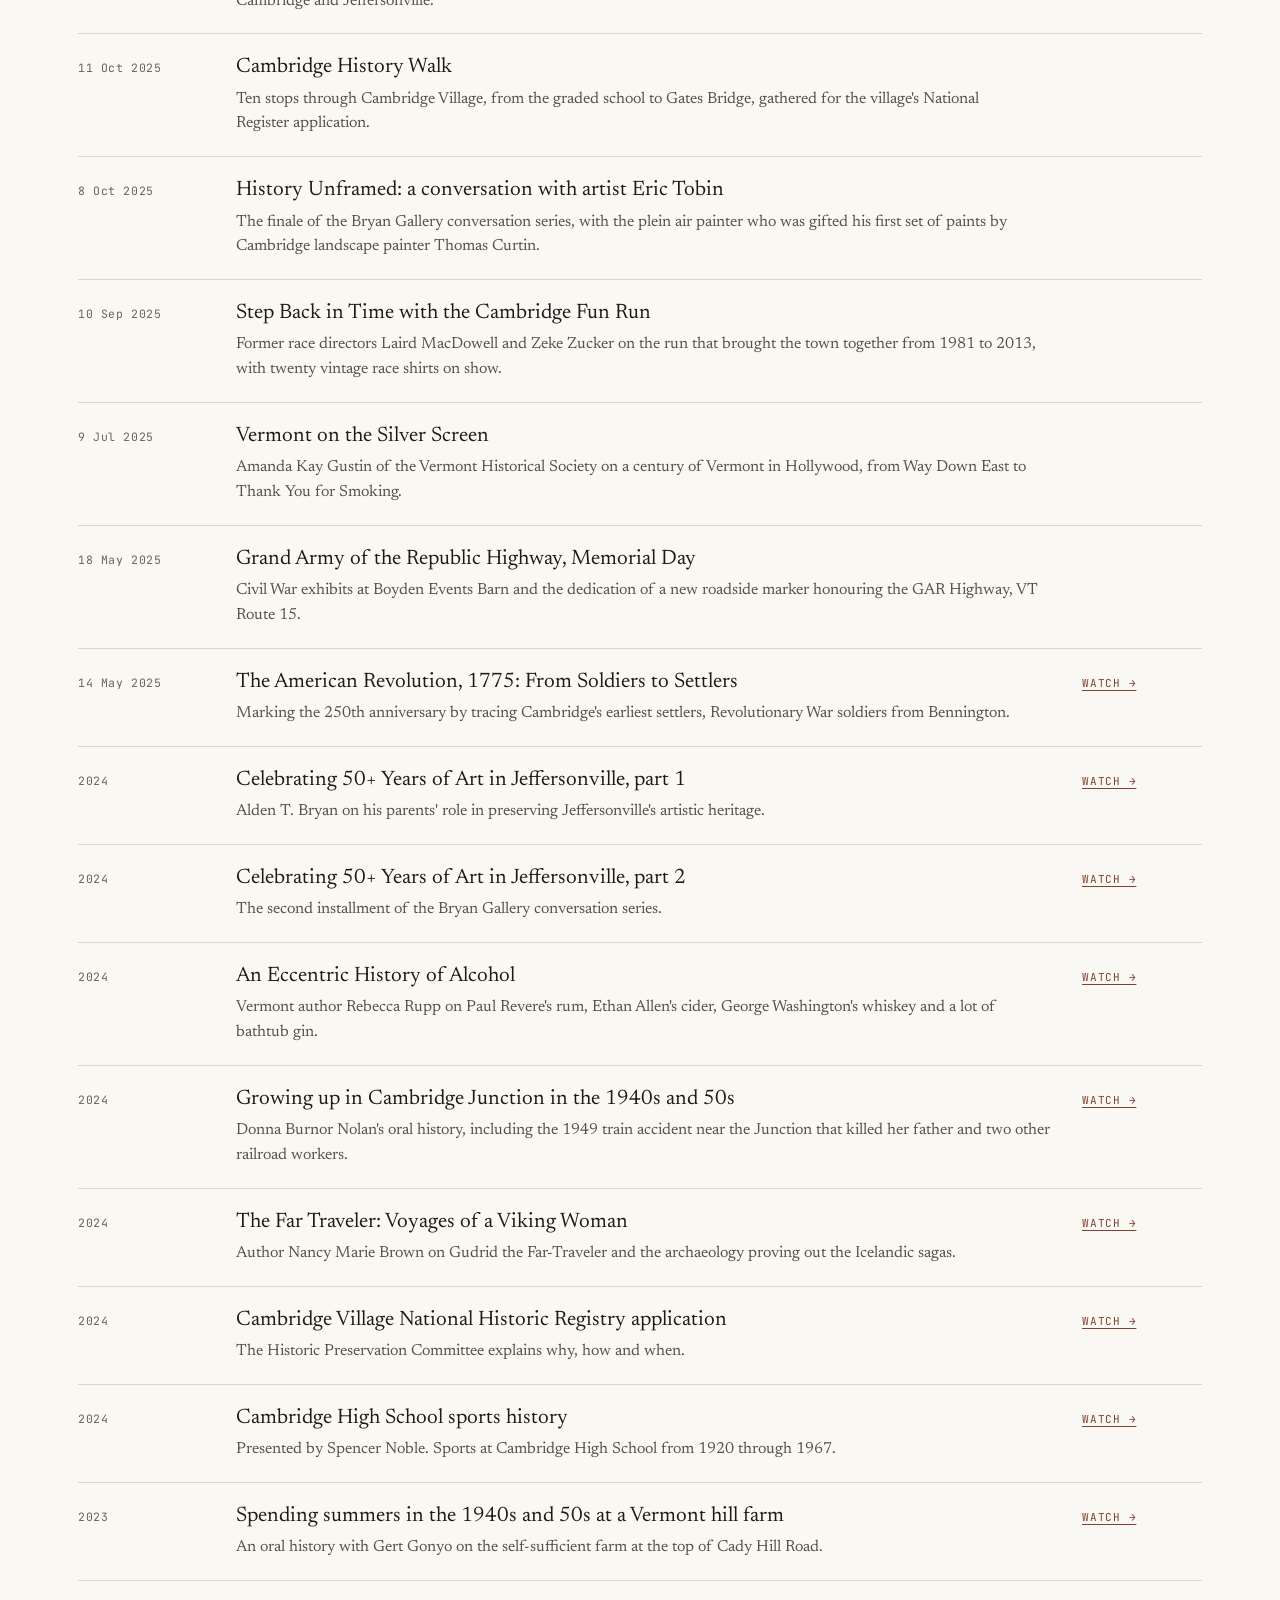
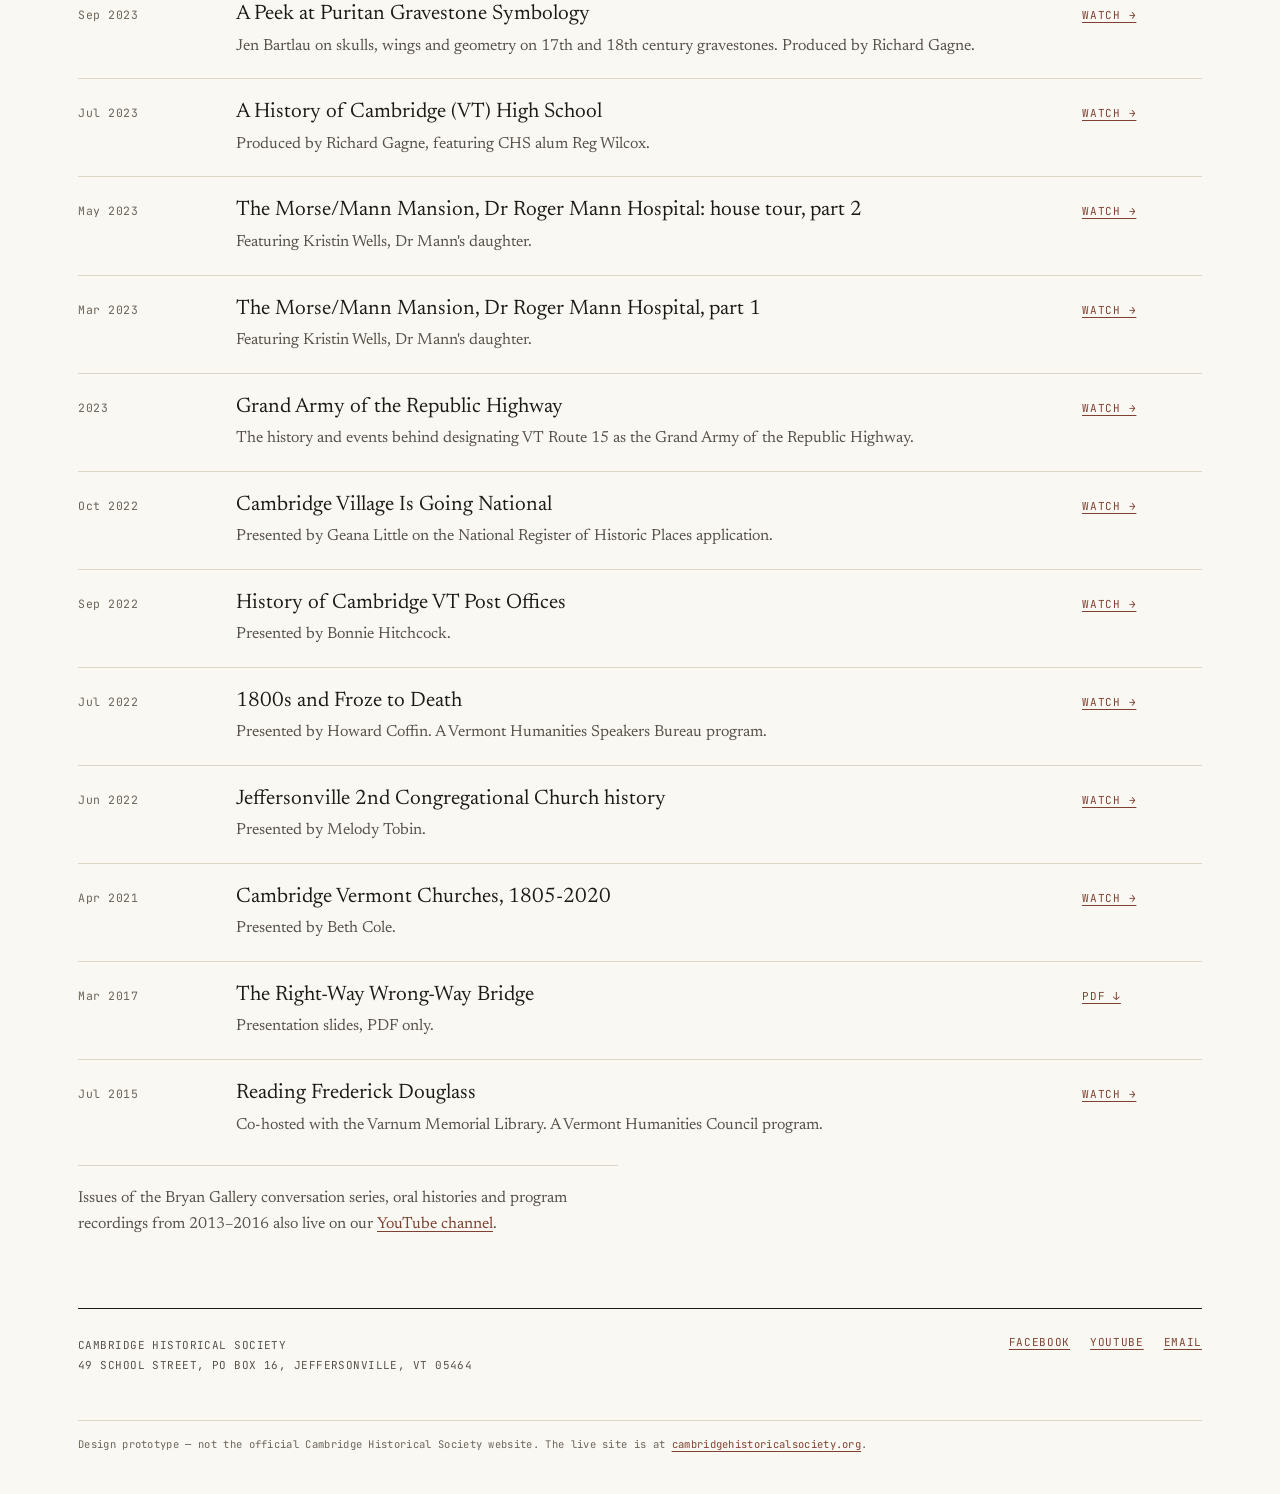
<file: programs.html>
<!DOCTYPE html>
<html lang="en">
<head>
<meta charset="utf-8">
<meta name="viewport" content="width=device-width, initial-scale=1">
<title>Monthly programs — Cambridge Historical Society</title>
<meta name="description" content="Free monthly history programs at the Warner Lodge in Jeffersonville, Vermont, plus an archive of past talks, oral histories and films.">
<link rel="preconnect" href="https://fonts.googleapis.com">
<link rel="preconnect" href="https://fonts.gstatic.com" crossorigin>
<link href="https://fonts.googleapis.com/css2?family=Newsreader:ital,opsz,wght@0,6..72,300;0,6..72,400;0,6..72,500;0,6..72,600;1,6..72,300;1,6..72,400&family=JetBrains+Mono:wght@400;500&display=swap" rel="stylesheet">
<link rel="stylesheet" href="style.css">
</head>
<body>
<div class="wrap">

  <header class="site-header">
    <div>
      <div class="label">Jeffersonville &middot; Vermont</div>
      <div class="wordmark"><a href="index.html">Cambridge Historical Society</a></div>
    </div>
    <div class="header-meta">
      <div>Programs 2nd Wednesday &middot; 7:00 p.m.</div>
      <div class="links">
        <a href="https://www.facebook.com/cambridgehistoricalsociety" target="_blank" rel="noopener">Facebook</a>
        <a href="https://www.youtube.com/@cambridge_h.society2964" target="_blank" rel="noopener">YouTube</a>
        <a href="mailto:info@cambridgehistoricalsociety.org">Email</a>
      </div>
    </div>
  </header>

  <nav class="nav">
    <a href="index.html">Home</a>
    <a href="programs.html" aria-current="page">Programs</a>
    <a href="records.html">Records</a>
    <a href="harkener.html">The Harkener</a>
    <a href="books.html">Books</a>
    <a href="support.html">Support</a>
    <a href="about.html">About</a>
  </nav>

  <main>
    <section style="max-width:60ch;margin-bottom:52px">
      <h1>Monthly programs</h1>
      <p class="lede">The Cambridge Historical Society hosts a historical program and/or meeting on the 2nd Wednesday of the month at 7:00 pm at the Warner Lodge building, 49 School Street in Jeffersonville, VT. Our programs, meetings and events are free and open to the public. All are welcome.</p>
      <p class="lede" style="margin:0">In an effort to make our programs more accessible to all, we record them to our <a href="https://www.youtube.com/@cambridge_h.society2964" target="_blank" rel="noopener">YouTube channel</a>.</p>
    </section>

    <section class="section" style="margin-bottom:56px">
      <div class="label label-accent" style="margin-bottom:24px">Next up &mdash; 9 September 2026</div>
      <div class="two-even">
        <div>
          <h2 style="font-size:30px">30 years of the Cambridge Greenway Path</h2>
          <div class="event-meta">Wed 7:00 p.m. &middot; Warner Lodge &middot; Free &middot; Refreshments</div>
          <p class="prose" style="font-size:17px;margin-bottom:20px">The story of a 1.25-mile recreational corridor along the Lamoille River, told by Laird MacDowell and Zeke Zucker &mdash; how it was created through legally established easements on private land, and how stewardship has protected it from flood damage.</p>
          <a class="btn btn-primary" href="https://www.facebook.com/share/1DY2FkvgXA/" target="_blank" rel="noopener">RSVP</a>
        </div>
        <figure>
          <img class="framed" src="images/greenway-poster.jpg" alt="Event poster for The Greenway Path History, Wednesday September 9th, 7:00 p.m. at the Warner Lodge Building, Jeffersonville, Vermont.">
          <figcaption class="figcap">Program announcement</figcaption>
        </figure>
      </div>
    </section>

    <section class="section" style="margin-bottom:70px">
      <div style="display:flex;flex-wrap:wrap;gap:16px 24px;align-items:center;justify-content:space-between;margin-bottom:8px">
        <div class="label">The archive</div>
        <div class="controls">
          <input type="search" id="ev-search" class="search" placeholder="Search programs, speakers, subjects" aria-label="Search past programs">
          <button type="button" class="chip" id="ev-video" aria-pressed="false">Video only: off</button>
        </div>
      </div>
      <div class="count" id="ev-count" style="margin-bottom:22px">29 programs, newest first</div>
      <div id="ev-list">
        <div class="ev-row" data-video="1" data-text="10 jun 2026 the gates farm history presented by david gates. a chs personal stories film on the gates family and growing up on the farm through the 1960s and 70s.">
          <div class="when">10 Jun 2026</div>
          <div>
            <div class="title">The Gates Farm History</div>
            <div class="meta">Presented by David Gates. A CHS Personal Stories film on the Gates family and growing up on the farm through the 1960s and 70s.</div>
          </div>
          <div><a class="link-mono" href="https://youtu.be/Q_73nUHdNVg?si=agq5hSmqlWPiFi61" target="_blank" rel="noopener">Watch &rarr;</a></div>
        </div>
        <div class="ev-row" data-video="0" data-text="13 may 2026 central vermont&#x27;s burlington &amp; lamoille railroad: queen city to cambridge junction presented by author james r. &quot;jim&quot; jones. rare photographs, maps and firsthand accounts of the line that connected burlington to cambridge junction.">
          <div class="when">13 May 2026</div>
          <div>
            <div class="title">Central Vermont&#x27;s Burlington &amp; Lamoille Railroad: Queen City to Cambridge Junction</div>
            <div class="meta">Presented by author James R. &quot;Jim&quot; Jones. Rare photographs, maps and firsthand accounts of the line that connected Burlington to Cambridge Junction.</div>
          </div>
          <div></div>
        </div>
        <div class="ev-row" data-video="0" data-text="8 apr 2026 the vermont schoolhouse project presented by charlie farrell. two decades documenting every one-room schoolhouse in the state, with a focus on cambridge and jeffersonville.">
          <div class="when">8 Apr 2026</div>
          <div>
            <div class="title">The Vermont Schoolhouse Project</div>
            <div class="meta">Presented by Charlie Farrell. Two decades documenting every one-room schoolhouse in the state, with a focus on Cambridge and Jeffersonville.</div>
          </div>
          <div></div>
        </div>
        <div class="ev-row" data-video="0" data-text="11 oct 2025 cambridge history walk ten stops through cambridge village, from the graded school to gates bridge, gathered for the village&#x27;s national register application.">
          <div class="when">11 Oct 2025</div>
          <div>
            <div class="title">Cambridge History Walk</div>
            <div class="meta">Ten stops through Cambridge Village, from the graded school to Gates Bridge, gathered for the village&#x27;s National Register application.</div>
          </div>
          <div></div>
        </div>
        <div class="ev-row" data-video="0" data-text="8 oct 2025 history unframed: a conversation with artist eric tobin the finale of the bryan gallery conversation series, with the plein air painter who was gifted his first set of paints by cambridge landscape painter thomas curtin.">
          <div class="when">8 Oct 2025</div>
          <div>
            <div class="title">History Unframed: a conversation with artist Eric Tobin</div>
            <div class="meta">The finale of the Bryan Gallery conversation series, with the plein air painter who was gifted his first set of paints by Cambridge landscape painter Thomas Curtin.</div>
          </div>
          <div></div>
        </div>
        <div class="ev-row" data-video="0" data-text="10 sep 2025 step back in time with the cambridge fun run former race directors laird macdowell and zeke zucker on the run that brought the town together from 1981 to 2013, with twenty vintage race shirts on show.">
          <div class="when">10 Sep 2025</div>
          <div>
            <div class="title">Step Back in Time with the Cambridge Fun Run</div>
            <div class="meta">Former race directors Laird MacDowell and Zeke Zucker on the run that brought the town together from 1981 to 2013, with twenty vintage race shirts on show.</div>
          </div>
          <div></div>
        </div>
        <div class="ev-row" data-video="0" data-text="9 jul 2025 vermont on the silver screen amanda kay gustin of the vermont historical society on a century of vermont in hollywood, from way down east to thank you for smoking.">
          <div class="when">9 Jul 2025</div>
          <div>
            <div class="title">Vermont on the Silver Screen</div>
            <div class="meta">Amanda Kay Gustin of the Vermont Historical Society on a century of Vermont in Hollywood, from Way Down East to Thank You for Smoking.</div>
          </div>
          <div></div>
        </div>
        <div class="ev-row" data-video="0" data-text="18 may 2025 grand army of the republic highway, memorial day civil war exhibits at boyden events barn and the dedication of a new roadside marker honouring the gar highway, vt route 15.">
          <div class="when">18 May 2025</div>
          <div>
            <div class="title">Grand Army of the Republic Highway, Memorial Day</div>
            <div class="meta">Civil War exhibits at Boyden Events Barn and the dedication of a new roadside marker honouring the GAR Highway, VT Route 15.</div>
          </div>
          <div></div>
        </div>
        <div class="ev-row" data-video="1" data-text="14 may 2025 the american revolution, 1775: from soldiers to settlers marking the 250th anniversary by tracing cambridge&#x27;s earliest settlers, revolutionary war soldiers from bennington.">
          <div class="when">14 May 2025</div>
          <div>
            <div class="title">The American Revolution, 1775: From Soldiers to Settlers</div>
            <div class="meta">Marking the 250th anniversary by tracing Cambridge&#x27;s earliest settlers, Revolutionary War soldiers from Bennington.</div>
          </div>
          <div><a class="link-mono" href="https://youtu.be/yrjbXJm33iE" target="_blank" rel="noopener">Watch &rarr;</a></div>
        </div>
        <div class="ev-row" data-video="1" data-text="2024 celebrating 50+ years of art in jeffersonville, part 1 alden t. bryan on his parents&#x27; role in preserving jeffersonville&#x27;s artistic heritage.">
          <div class="when">2024</div>
          <div>
            <div class="title">Celebrating 50+ Years of Art in Jeffersonville, part 1</div>
            <div class="meta">Alden T. Bryan on his parents&#x27; role in preserving Jeffersonville&#x27;s artistic heritage.</div>
          </div>
          <div><a class="link-mono" href="https://www.youtube.com/watch?v=igNwg9DwLRE" target="_blank" rel="noopener">Watch &rarr;</a></div>
        </div>
        <div class="ev-row" data-video="1" data-text="2024 celebrating 50+ years of art in jeffersonville, part 2 the second installment of the bryan gallery conversation series.">
          <div class="when">2024</div>
          <div>
            <div class="title">Celebrating 50+ Years of Art in Jeffersonville, part 2</div>
            <div class="meta">The second installment of the Bryan Gallery conversation series.</div>
          </div>
          <div><a class="link-mono" href="https://www.youtube.com/watch?v=mM81EMiYrPk" target="_blank" rel="noopener">Watch &rarr;</a></div>
        </div>
        <div class="ev-row" data-video="1" data-text="2024 an eccentric history of alcohol vermont author rebecca rupp on paul revere&#x27;s rum, ethan allen&#x27;s cider, george washington&#x27;s whiskey and a lot of bathtub gin.">
          <div class="when">2024</div>
          <div>
            <div class="title">An Eccentric History of Alcohol</div>
            <div class="meta">Vermont author Rebecca Rupp on Paul Revere&#x27;s rum, Ethan Allen&#x27;s cider, George Washington&#x27;s whiskey and a lot of bathtub gin.</div>
          </div>
          <div><a class="link-mono" href="https://www.youtube.com/watch?v=M8eYwdEbo1M" target="_blank" rel="noopener">Watch &rarr;</a></div>
        </div>
        <div class="ev-row" data-video="1" data-text="2024 growing up in cambridge junction in the 1940s and 50s donna burnor nolan&#x27;s oral history, including the 1949 train accident near the junction that killed her father and two other railroad workers.">
          <div class="when">2024</div>
          <div>
            <div class="title">Growing up in Cambridge Junction in the 1940s and 50s</div>
            <div class="meta">Donna Burnor Nolan&#x27;s oral history, including the 1949 train accident near the Junction that killed her father and two other railroad workers.</div>
          </div>
          <div><a class="link-mono" href="https://www.youtube.com/watch?v=C_BSSv3zk70" target="_blank" rel="noopener">Watch &rarr;</a></div>
        </div>
        <div class="ev-row" data-video="1" data-text="2024 the far traveler: voyages of a viking woman author nancy marie brown on gudrid the far-traveler and the archaeology proving out the icelandic sagas.">
          <div class="when">2024</div>
          <div>
            <div class="title">The Far Traveler: Voyages of a Viking Woman</div>
            <div class="meta">Author Nancy Marie Brown on Gudrid the Far-Traveler and the archaeology proving out the Icelandic sagas.</div>
          </div>
          <div><a class="link-mono" href="https://www.youtube.com/watch?v=blnBtKJ1HQQ" target="_blank" rel="noopener">Watch &rarr;</a></div>
        </div>
        <div class="ev-row" data-video="1" data-text="2024 cambridge village national historic registry application the historic preservation committee explains why, how and when.">
          <div class="when">2024</div>
          <div>
            <div class="title">Cambridge Village National Historic Registry application</div>
            <div class="meta">The Historic Preservation Committee explains why, how and when.</div>
          </div>
          <div><a class="link-mono" href="https://www.youtube.com/watch?v=naLbzai8zyg" target="_blank" rel="noopener">Watch &rarr;</a></div>
        </div>
        <div class="ev-row" data-video="1" data-text="2024 cambridge high school sports history presented by spencer noble. sports at cambridge high school from 1920 through 1967.">
          <div class="when">2024</div>
          <div>
            <div class="title">Cambridge High School sports history</div>
            <div class="meta">Presented by Spencer Noble. Sports at Cambridge High School from 1920 through 1967.</div>
          </div>
          <div><a class="link-mono" href="https://www.youtube.com/watch?v=-DXMUJySIFo" target="_blank" rel="noopener">Watch &rarr;</a></div>
        </div>
        <div class="ev-row" data-video="1" data-text="2023 spending summers in the 1940s and 50s at a vermont hill farm an oral history with gert gonyo on the self-sufficient farm at the top of cady hill road.">
          <div class="when">2023</div>
          <div>
            <div class="title">Spending summers in the 1940s and 50s at a Vermont hill farm</div>
            <div class="meta">An oral history with Gert Gonyo on the self-sufficient farm at the top of Cady Hill Road.</div>
          </div>
          <div><a class="link-mono" href="https://www.youtube.com/watch?v=A8ey6OKBqcU" target="_blank" rel="noopener">Watch &rarr;</a></div>
        </div>
        <div class="ev-row" data-video="1" data-text="sep 2023 a peek at puritan gravestone symbology jen bartlau on skulls, wings and geometry on 17th and 18th century gravestones. produced by richard gagne.">
          <div class="when">Sep 2023</div>
          <div>
            <div class="title">A Peek at Puritan Gravestone Symbology</div>
            <div class="meta">Jen Bartlau on skulls, wings and geometry on 17th and 18th century gravestones. Produced by Richard Gagne.</div>
          </div>
          <div><a class="link-mono" href="https://www.youtube.com/watch?v=aD0D-SIUcSw" target="_blank" rel="noopener">Watch &rarr;</a></div>
        </div>
        <div class="ev-row" data-video="1" data-text="jul 2023 a history of cambridge (vt) high school produced by richard gagne, featuring chs alum reg wilcox.">
          <div class="when">Jul 2023</div>
          <div>
            <div class="title">A History of Cambridge (VT) High School</div>
            <div class="meta">Produced by Richard Gagne, featuring CHS alum Reg Wilcox.</div>
          </div>
          <div><a class="link-mono" href="https://www.youtube.com/watch?v=TwXKM7VKTA8" target="_blank" rel="noopener">Watch &rarr;</a></div>
        </div>
        <div class="ev-row" data-video="1" data-text="may 2023 the morse/mann mansion, dr roger mann hospital: house tour, part 2 featuring kristin wells, dr mann&#x27;s daughter.">
          <div class="when">May 2023</div>
          <div>
            <div class="title">The Morse/Mann Mansion, Dr Roger Mann Hospital: house tour, part 2</div>
            <div class="meta">Featuring Kristin Wells, Dr Mann&#x27;s daughter.</div>
          </div>
          <div><a class="link-mono" href="https://www.youtube.com/watch?v=kVF6pZG1EIA" target="_blank" rel="noopener">Watch &rarr;</a></div>
        </div>
        <div class="ev-row" data-video="1" data-text="mar 2023 the morse/mann mansion, dr roger mann hospital, part 1 featuring kristin wells, dr mann&#x27;s daughter.">
          <div class="when">Mar 2023</div>
          <div>
            <div class="title">The Morse/Mann Mansion, Dr Roger Mann Hospital, part 1</div>
            <div class="meta">Featuring Kristin Wells, Dr Mann&#x27;s daughter.</div>
          </div>
          <div><a class="link-mono" href="https://youtu.be/XiDMXqPHAxE" target="_blank" rel="noopener">Watch &rarr;</a></div>
        </div>
        <div class="ev-row" data-video="1" data-text="2023 grand army of the republic highway the history and events behind designating vt route 15 as the grand army of the republic highway.">
          <div class="when">2023</div>
          <div>
            <div class="title">Grand Army of the Republic Highway</div>
            <div class="meta">The history and events behind designating VT Route 15 as the Grand Army of the Republic Highway.</div>
          </div>
          <div><a class="link-mono" href="https://www.youtube.com/watch?v=M8_Lk6HPf9I" target="_blank" rel="noopener">Watch &rarr;</a></div>
        </div>
        <div class="ev-row" data-video="1" data-text="oct 2022 cambridge village is going national presented by geana little on the national register of historic places application.">
          <div class="when">Oct 2022</div>
          <div>
            <div class="title">Cambridge Village Is Going National</div>
            <div class="meta">Presented by Geana Little on the National Register of Historic Places application.</div>
          </div>
          <div><a class="link-mono" href="https://youtu.be/ata7F-VMO5U" target="_blank" rel="noopener">Watch &rarr;</a></div>
        </div>
        <div class="ev-row" data-video="1" data-text="sep 2022 history of cambridge vt post offices presented by bonnie hitchcock.">
          <div class="when">Sep 2022</div>
          <div>
            <div class="title">History of Cambridge VT Post Offices</div>
            <div class="meta">Presented by Bonnie Hitchcock.</div>
          </div>
          <div><a class="link-mono" href="https://www.youtube.com/watch?v=vylbLZ7L4XE" target="_blank" rel="noopener">Watch &rarr;</a></div>
        </div>
        <div class="ev-row" data-video="1" data-text="jul 2022 1800s and froze to death presented by howard coffin. a vermont humanities speakers bureau program.">
          <div class="when">Jul 2022</div>
          <div>
            <div class="title">1800s and Froze to Death</div>
            <div class="meta">Presented by Howard Coffin. A Vermont Humanities Speakers Bureau program.</div>
          </div>
          <div><a class="link-mono" href="https://youtu.be/0q-rLxmnwAw" target="_blank" rel="noopener">Watch &rarr;</a></div>
        </div>
        <div class="ev-row" data-video="1" data-text="jun 2022 jeffersonville 2nd congregational church history presented by melody tobin.">
          <div class="when">Jun 2022</div>
          <div>
            <div class="title">Jeffersonville 2nd Congregational Church history</div>
            <div class="meta">Presented by Melody Tobin.</div>
          </div>
          <div><a class="link-mono" href="https://youtube.com/watch?v=CEwOWZFdD2w" target="_blank" rel="noopener">Watch &rarr;</a></div>
        </div>
        <div class="ev-row" data-video="1" data-text="apr 2021 cambridge vermont churches, 1805-2020 presented by beth cole.">
          <div class="when">Apr 2021</div>
          <div>
            <div class="title">Cambridge Vermont Churches, 1805-2020</div>
            <div class="meta">Presented by Beth Cole.</div>
          </div>
          <div><a class="link-mono" href="https://youtube.com/watch?v=w-dyCYYn7ew" target="_blank" rel="noopener">Watch &rarr;</a></div>
        </div>
        <div class="ev-row" data-video="1" data-text="mar 2017 the right-way wrong-way bridge presentation slides, pdf only.">
          <div class="when">Mar 2017</div>
          <div>
            <div class="title">The Right-Way Wrong-Way Bridge</div>
            <div class="meta">Presentation slides, PDF only.</div>
          </div>
          <div><a class="link-mono" href="https://cambridgehistoricalsociety.org/uploads/3/4/3/4/34345214/the_right-way_wrong-way_bridge_03-27-2017_-_copy.pdf" target="_blank" rel="noopener">PDF &darr;</a></div>
        </div>
        <div class="ev-row" data-video="1" data-text="jul 2015 reading frederick douglass co-hosted with the varnum memorial library. a vermont humanities council program.">
          <div class="when">Jul 2015</div>
          <div>
            <div class="title">Reading Frederick Douglass</div>
            <div class="meta">Co-hosted with the Varnum Memorial Library. A Vermont Humanities Council program.</div>
          </div>
          <div><a class="link-mono" href="https://www.youtube.com/watch?v=VXXUzK5lecQ" target="_blank" rel="noopener">Watch &rarr;</a></div>
        </div>
      </div>
      <div style="border-top:1px solid var(--rule);padding-top:20px;margin-top:8px;font-size:16px;line-height:1.6;color:var(--muted);max-width:60ch">Issues of the Bryan Gallery conversation series, oral histories and program recordings from 2013&ndash;2016 also live on our <a href="https://www.youtube.com/@cambridge_h.society2964" target="_blank" rel="noopener">YouTube channel</a>.</div>
    </section>
  </main>


  <footer class="site-footer">
    <div class="addr">CAMBRIDGE HISTORICAL SOCIETY<br>49 SCHOOL STREET, PO BOX 16, JEFFERSONVILLE, VT 05464</div>
    <div class="links">
      <a href="https://www.facebook.com/cambridgehistoricalsociety" target="_blank" rel="noopener">Facebook</a>
      <a href="https://www.youtube.com/@cambridge_h.society2964" target="_blank" rel="noopener">YouTube</a>
      <a href="mailto:info@cambridgehistoricalsociety.org">Email</a>
    </div>
  </footer>

  <div class="proto-note">Design prototype &mdash; not the official Cambridge Historical Society website. The live site is at <a href="https://cambridgehistoricalsociety.org">cambridgehistoricalsociety.org</a>.</div>

</div>
<script src="app.js"></script>
</body>
</html>
</file>
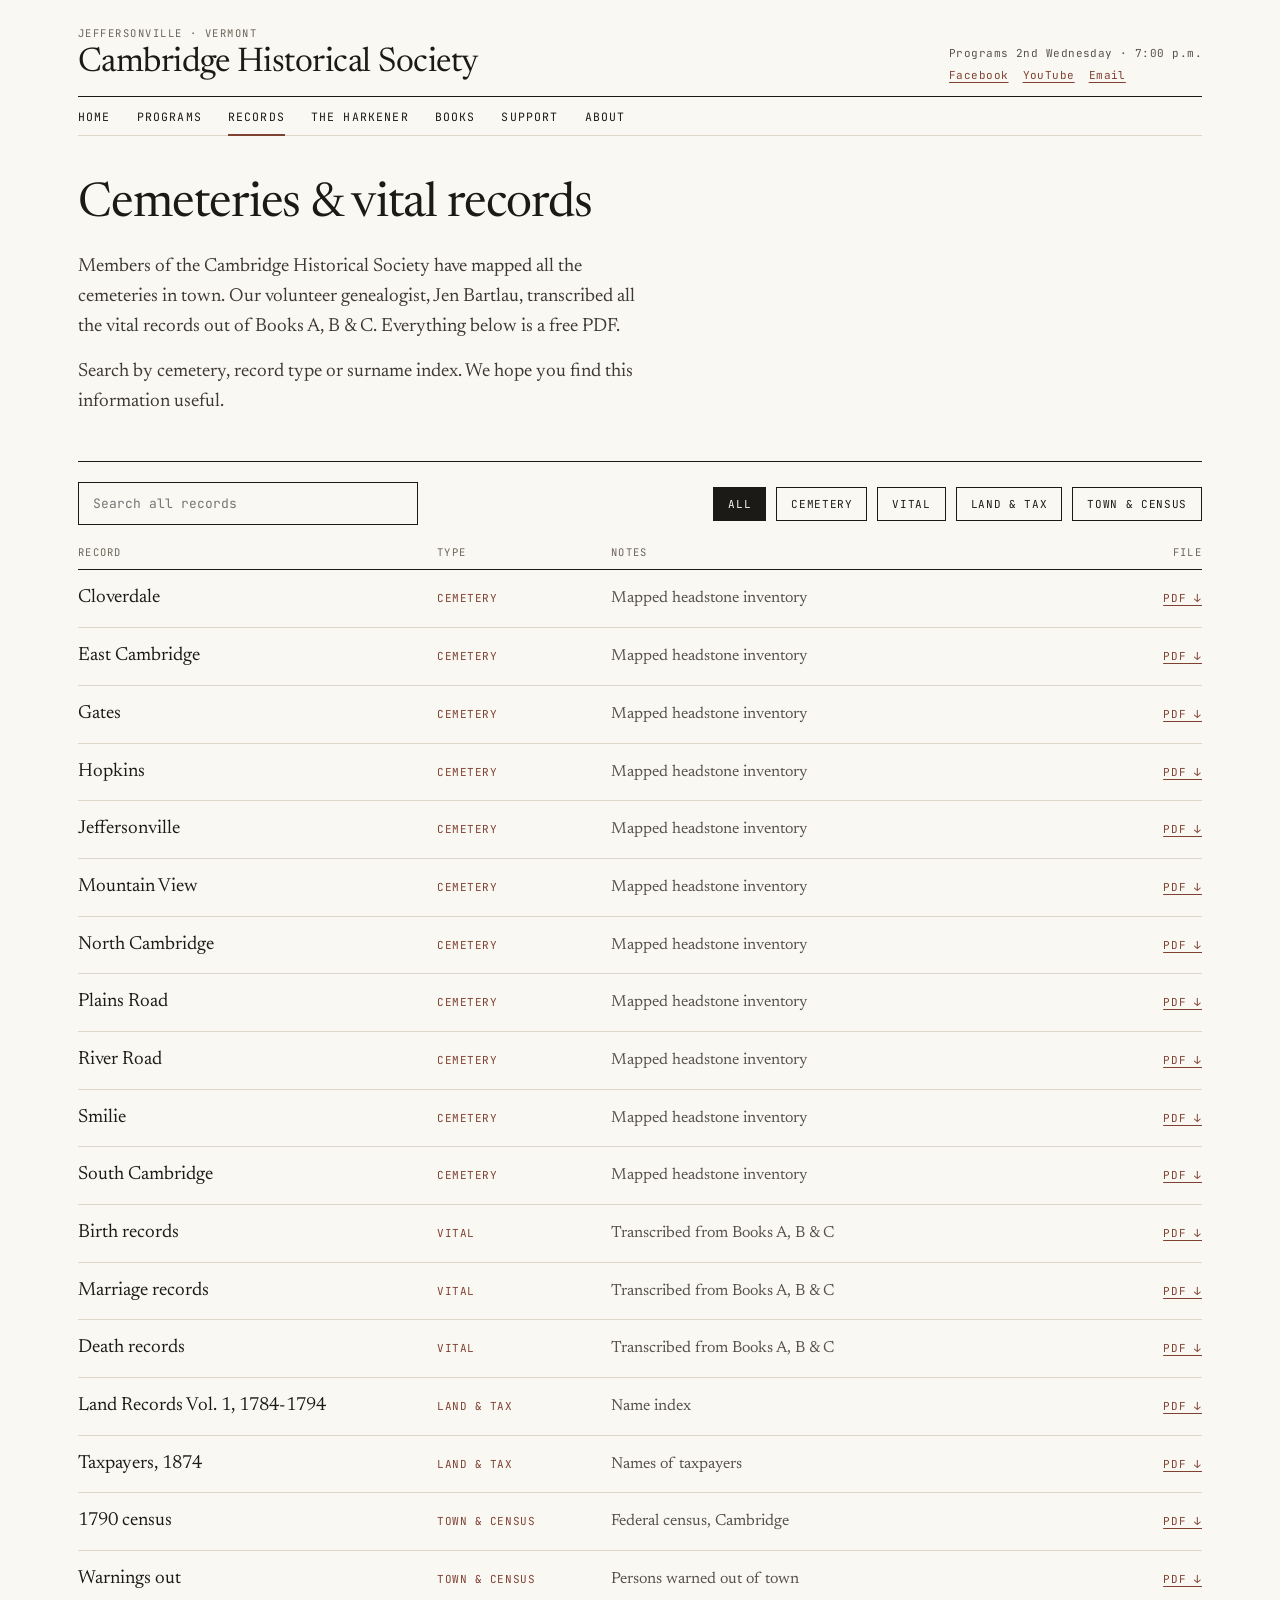
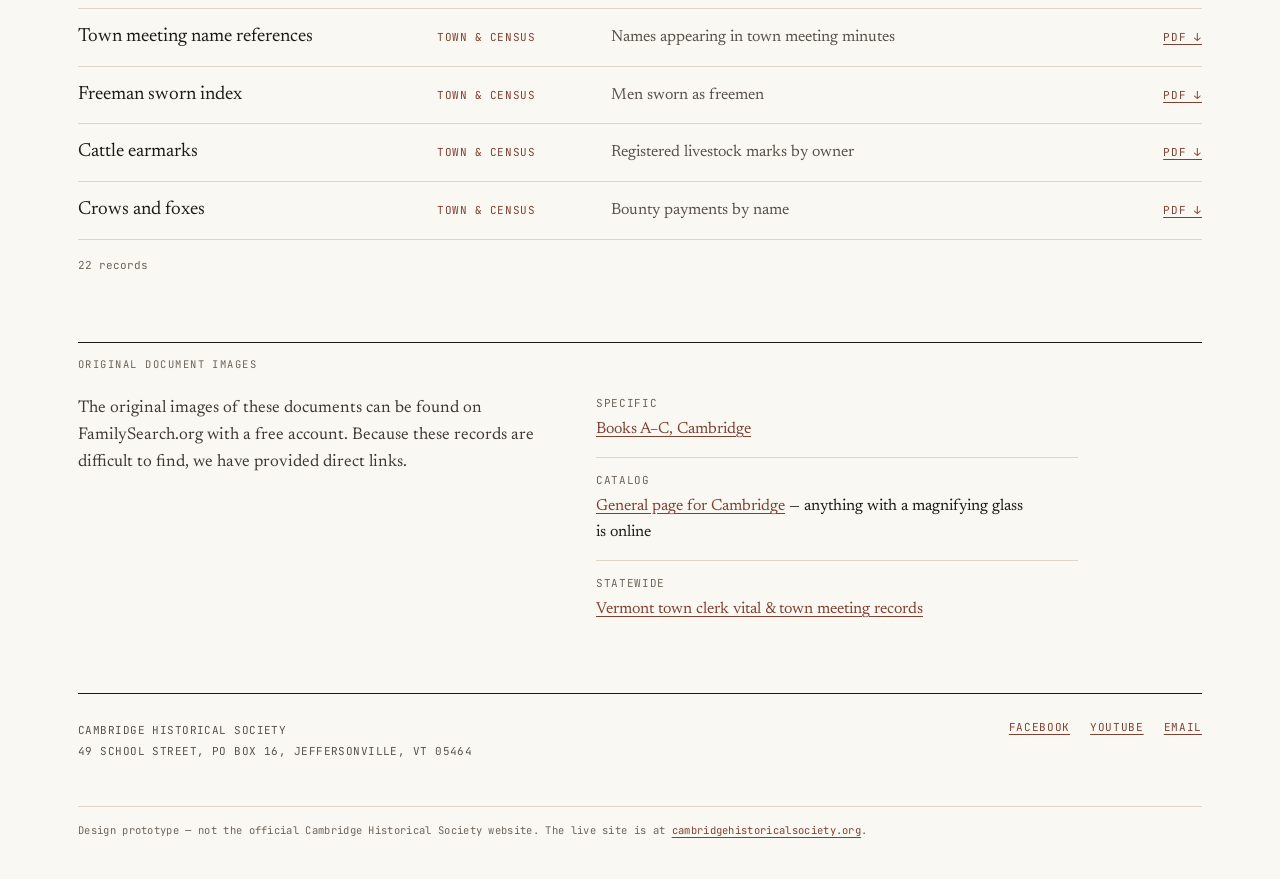
<file: records.html>
<!DOCTYPE html>
<html lang="en">
<head>
<meta charset="utf-8">
<meta name="viewport" content="width=device-width, initial-scale=1">
<title>Cemeteries &amp; vital records — Cambridge Historical Society</title>
<meta name="description" content="Free PDFs: every Cambridge, Vermont cemetery mapped, plus birth, marriage, death, land, tax and town records transcribed from Books A, B and C.">
<link rel="preconnect" href="https://fonts.googleapis.com">
<link rel="preconnect" href="https://fonts.gstatic.com" crossorigin>
<link href="https://fonts.googleapis.com/css2?family=Newsreader:ital,opsz,wght@0,6..72,300;0,6..72,400;0,6..72,500;0,6..72,600;1,6..72,300;1,6..72,400&family=JetBrains+Mono:wght@400;500&display=swap" rel="stylesheet">
<link rel="stylesheet" href="style.css">
</head>
<body>
<div class="wrap">

  <header class="site-header">
    <div>
      <div class="label">Jeffersonville &middot; Vermont</div>
      <div class="wordmark"><a href="index.html">Cambridge Historical Society</a></div>
    </div>
    <div class="header-meta">
      <div>Programs 2nd Wednesday &middot; 7:00 p.m.</div>
      <div class="links">
        <a href="https://www.facebook.com/cambridgehistoricalsociety" target="_blank" rel="noopener">Facebook</a>
        <a href="https://www.youtube.com/@cambridge_h.society2964" target="_blank" rel="noopener">YouTube</a>
        <a href="mailto:info@cambridgehistoricalsociety.org">Email</a>
      </div>
    </div>
  </header>

  <nav class="nav">
    <a href="index.html">Home</a>
    <a href="programs.html">Programs</a>
    <a href="records.html" aria-current="page">Records</a>
    <a href="harkener.html">The Harkener</a>
    <a href="books.html">Books</a>
    <a href="support.html">Support</a>
    <a href="about.html">About</a>
  </nav>

  <main>
    <section class="measure-wide" style="margin-bottom:44px">
      <h1>Cemeteries &amp; vital records</h1>
      <p class="lede">Members of the Cambridge Historical Society have mapped all the cemeteries in town. Our volunteer genealogist, Jen Bartlau, transcribed all the vital records out of Books A, B &amp; C. Everything below is a free PDF.</p>
      <p class="lede" style="margin:0">Search by cemetery, record type or surname index. We hope you find this information useful.</p>
    </section>

    <section style="border-top:1px solid var(--ink);padding-top:20px;margin-bottom:20px">
      <div style="display:flex;flex-wrap:wrap;gap:14px 20px;align-items:center;justify-content:space-between">
        <input type="search" id="rec-search" class="search search-lg" placeholder="Search all records" aria-label="Search records">
        <div class="controls" id="rec-chips">
            <button type="button" class="chip" data-type="All" aria-pressed="true">All</button>
            <button type="button" class="chip" data-type="Cemetery" aria-pressed="false">Cemetery</button>
            <button type="button" class="chip" data-type="Vital" aria-pressed="false">Vital</button>
            <button type="button" class="chip" data-type="Land &amp; tax" aria-pressed="false">Land &amp; tax</button>
            <button type="button" class="chip" data-type="Town &amp; census" aria-pressed="false">Town &amp; census</button>
        </div>
      </div>
    </section>

    <section style="margin-bottom:70px">
      <div class="rec-head">
        <div>Record</div><div>Type</div><div>Notes</div><div style="text-align:right">File</div>
      </div>
      <div id="rec-list">
        <div class="rec-row" data-type="Cemetery" data-text="cloverdale cemetery mapped headstone inventory">
          <div class="name">Cloverdale</div>
          <div class="type">Cemetery</div>
          <div class="note">Mapped headstone inventory</div>
          <div class="file"><a class="link-mono" href="https://cambridgehistoricalsociety.org/uploads/3/4/3/4/34345214/cloverdale.pdf" target="_blank" rel="noopener">PDF &darr;</a></div>
        </div>
        <div class="rec-row" data-type="Cemetery" data-text="east cambridge cemetery mapped headstone inventory">
          <div class="name">East Cambridge</div>
          <div class="type">Cemetery</div>
          <div class="note">Mapped headstone inventory</div>
          <div class="file"><a class="link-mono" href="https://cambridgehistoricalsociety.org/uploads/3/4/3/4/34345214/eastcambridge.pdf" target="_blank" rel="noopener">PDF &darr;</a></div>
        </div>
        <div class="rec-row" data-type="Cemetery" data-text="gates cemetery mapped headstone inventory">
          <div class="name">Gates</div>
          <div class="type">Cemetery</div>
          <div class="note">Mapped headstone inventory</div>
          <div class="file"><a class="link-mono" href="https://cambridgehistoricalsociety.org/uploads/3/4/3/4/34345214/gates.pdf" target="_blank" rel="noopener">PDF &darr;</a></div>
        </div>
        <div class="rec-row" data-type="Cemetery" data-text="hopkins cemetery mapped headstone inventory">
          <div class="name">Hopkins</div>
          <div class="type">Cemetery</div>
          <div class="note">Mapped headstone inventory</div>
          <div class="file"><a class="link-mono" href="https://cambridgehistoricalsociety.org/uploads/3/4/3/4/34345214/hopkins.pdf" target="_blank" rel="noopener">PDF &darr;</a></div>
        </div>
        <div class="rec-row" data-type="Cemetery" data-text="jeffersonville cemetery mapped headstone inventory">
          <div class="name">Jeffersonville</div>
          <div class="type">Cemetery</div>
          <div class="note">Mapped headstone inventory</div>
          <div class="file"><a class="link-mono" href="https://cambridgehistoricalsociety.org/uploads/3/4/3/4/34345214/jeffersonville.pdf" target="_blank" rel="noopener">PDF &darr;</a></div>
        </div>
        <div class="rec-row" data-type="Cemetery" data-text="mountain view cemetery mapped headstone inventory">
          <div class="name">Mountain View</div>
          <div class="type">Cemetery</div>
          <div class="note">Mapped headstone inventory</div>
          <div class="file"><a class="link-mono" href="https://cambridgehistoricalsociety.org/uploads/3/4/3/4/34345214/mtview.pdf" target="_blank" rel="noopener">PDF &darr;</a></div>
        </div>
        <div class="rec-row" data-type="Cemetery" data-text="north cambridge cemetery mapped headstone inventory">
          <div class="name">North Cambridge</div>
          <div class="type">Cemetery</div>
          <div class="note">Mapped headstone inventory</div>
          <div class="file"><a class="link-mono" href="https://cambridgehistoricalsociety.org/uploads/3/4/3/4/34345214/northcambridge.pdf" target="_blank" rel="noopener">PDF &darr;</a></div>
        </div>
        <div class="rec-row" data-type="Cemetery" data-text="plains road cemetery mapped headstone inventory">
          <div class="name">Plains Road</div>
          <div class="type">Cemetery</div>
          <div class="note">Mapped headstone inventory</div>
          <div class="file"><a class="link-mono" href="https://cambridgehistoricalsociety.org/uploads/3/4/3/4/34345214/plainsroad.pdf" target="_blank" rel="noopener">PDF &darr;</a></div>
        </div>
        <div class="rec-row" data-type="Cemetery" data-text="river road cemetery mapped headstone inventory">
          <div class="name">River Road</div>
          <div class="type">Cemetery</div>
          <div class="note">Mapped headstone inventory</div>
          <div class="file"><a class="link-mono" href="https://cambridgehistoricalsociety.org/uploads/3/4/3/4/34345214/riverroad.pdf" target="_blank" rel="noopener">PDF &darr;</a></div>
        </div>
        <div class="rec-row" data-type="Cemetery" data-text="smilie cemetery mapped headstone inventory">
          <div class="name">Smilie</div>
          <div class="type">Cemetery</div>
          <div class="note">Mapped headstone inventory</div>
          <div class="file"><a class="link-mono" href="https://cambridgehistoricalsociety.org/uploads/3/4/3/4/34345214/smilie.pdf" target="_blank" rel="noopener">PDF &darr;</a></div>
        </div>
        <div class="rec-row" data-type="Cemetery" data-text="south cambridge cemetery mapped headstone inventory">
          <div class="name">South Cambridge</div>
          <div class="type">Cemetery</div>
          <div class="note">Mapped headstone inventory</div>
          <div class="file"><a class="link-mono" href="https://cambridgehistoricalsociety.org/uploads/3/4/3/4/34345214/southcambridge.pdf" target="_blank" rel="noopener">PDF &darr;</a></div>
        </div>
        <div class="rec-row" data-type="Vital" data-text="birth records vital transcribed from books a, b &amp; c">
          <div class="name">Birth records</div>
          <div class="type">Vital</div>
          <div class="note">Transcribed from Books A, B &amp; C</div>
          <div class="file"><a class="link-mono" href="https://cambridgehistoricalsociety.org/uploads/3/4/3/4/34345214/birth_records.pdf" target="_blank" rel="noopener">PDF &darr;</a></div>
        </div>
        <div class="rec-row" data-type="Vital" data-text="marriage records vital transcribed from books a, b &amp; c">
          <div class="name">Marriage records</div>
          <div class="type">Vital</div>
          <div class="note">Transcribed from Books A, B &amp; C</div>
          <div class="file"><a class="link-mono" href="https://cambridgehistoricalsociety.org/uploads/3/4/3/4/34345214/marriage_records2.pdf" target="_blank" rel="noopener">PDF &darr;</a></div>
        </div>
        <div class="rec-row" data-type="Vital" data-text="death records vital transcribed from books a, b &amp; c">
          <div class="name">Death records</div>
          <div class="type">Vital</div>
          <div class="note">Transcribed from Books A, B &amp; C</div>
          <div class="file"><a class="link-mono" href="https://cambridgehistoricalsociety.org/uploads/3/4/3/4/34345214/death_records.pdf" target="_blank" rel="noopener">PDF &darr;</a></div>
        </div>
        <div class="rec-row" data-type="Land &amp; tax" data-text="land records vol. 1, 1784-1794 land &amp; tax name index">
          <div class="name">Land Records Vol. 1, 1784-1794</div>
          <div class="type">Land &amp; tax</div>
          <div class="note">Name index</div>
          <div class="file"><a class="link-mono" href="https://cambridgehistoricalsociety.org/uploads/3/4/3/4/34345214/land_records_vol_1_name_index.pdf" target="_blank" rel="noopener">PDF &darr;</a></div>
        </div>
        <div class="rec-row" data-type="Land &amp; tax" data-text="taxpayers, 1874 land &amp; tax names of taxpayers">
          <div class="name">Taxpayers, 1874</div>
          <div class="type">Land &amp; tax</div>
          <div class="note">Names of taxpayers</div>
          <div class="file"><a class="link-mono" href="https://cambridgehistoricalsociety.org/uploads/3/4/3/4/34345214/taxpayers_1874.pdf" target="_blank" rel="noopener">PDF &darr;</a></div>
        </div>
        <div class="rec-row" data-type="Town &amp; census" data-text="1790 census town &amp; census federal census, cambridge">
          <div class="name">1790 census</div>
          <div class="type">Town &amp; census</div>
          <div class="note">Federal census, Cambridge</div>
          <div class="file"><a class="link-mono" href="https://cambridgehistoricalsociety.org/uploads/3/4/3/4/34345214/1790_census.pdf" target="_blank" rel="noopener">PDF &darr;</a></div>
        </div>
        <div class="rec-row" data-type="Town &amp; census" data-text="warnings out town &amp; census persons warned out of town">
          <div class="name">Warnings out</div>
          <div class="type">Town &amp; census</div>
          <div class="note">Persons warned out of town</div>
          <div class="file"><a class="link-mono" href="https://cambridgehistoricalsociety.org/uploads/3/4/3/4/34345214/warningsout_records.pdf" target="_blank" rel="noopener">PDF &darr;</a></div>
        </div>
        <div class="rec-row" data-type="Town &amp; census" data-text="town meeting name references town &amp; census names appearing in town meeting minutes">
          <div class="name">Town meeting name references</div>
          <div class="type">Town &amp; census</div>
          <div class="note">Names appearing in town meeting minutes</div>
          <div class="file"><a class="link-mono" href="https://cambridgehistoricalsociety.org/uploads/3/4/3/4/34345214/townmeetings_name_references.pdf" target="_blank" rel="noopener">PDF &darr;</a></div>
        </div>
        <div class="rec-row" data-type="Town &amp; census" data-text="freeman sworn index town &amp; census men sworn as freemen">
          <div class="name">Freeman sworn index</div>
          <div class="type">Town &amp; census</div>
          <div class="note">Men sworn as freemen</div>
          <div class="file"><a class="link-mono" href="https://cambridgehistoricalsociety.org/uploads/3/4/3/4/34345214/freemansworn_records.pdf" target="_blank" rel="noopener">PDF &darr;</a></div>
        </div>
        <div class="rec-row" data-type="Town &amp; census" data-text="cattle earmarks town &amp; census registered livestock marks by owner">
          <div class="name">Cattle earmarks</div>
          <div class="type">Town &amp; census</div>
          <div class="note">Registered livestock marks by owner</div>
          <div class="file"><a class="link-mono" href="https://cambridgehistoricalsociety.org/uploads/3/4/3/4/34345214/cattle_earmarks.pdf" target="_blank" rel="noopener">PDF &darr;</a></div>
        </div>
        <div class="rec-row" data-type="Town &amp; census" data-text="crows and foxes town &amp; census bounty payments by name">
          <div class="name">Crows and foxes</div>
          <div class="type">Town &amp; census</div>
          <div class="note">Bounty payments by name</div>
          <div class="file"><a class="link-mono" href="https://cambridgehistoricalsociety.org/uploads/3/4/3/4/34345214/crows_and_foxes.pdf" target="_blank" rel="noopener">PDF &darr;</a></div>
        </div>
      </div>
      <div class="count" id="rec-count" style="padding:18px 0 0">22 records</div>
    </section>

    <section class="section" style="margin-bottom:70px">
      <div class="label" style="margin-bottom:24px">Original document images</div>
      <div style="display:grid;grid-template-columns:repeat(auto-fit,minmax(260px,1fr));gap:36px;max-width:1000px">
        <div>
          <p class="prose" style="margin-bottom:16px">The original images of these documents can be found on FamilySearch.org with a free account. Because these records are difficult to find, we have provided direct links.</p>
        </div>
        <div style="font-size:16px;line-height:1.6">
          <div style="padding-bottom:14px;border-bottom:1px solid var(--rule);margin-bottom:14px"><div class="label" style="font-size:11px;letter-spacing:0.06em;margin-bottom:5px">Specific</div><a href="https://www.familysearch.org/ark:/61903/3:1:3QSQ-G99M-YXWN?wc=Q8ZY-CJZ%3A324711401%2C324711402%2C1583518806&amp;cc=1987653" target="_blank" rel="noopener">Books A&ndash;C, Cambridge</a></div>
          <div style="padding-bottom:14px;border-bottom:1px solid var(--rule);margin-bottom:14px"><div class="label" style="font-size:11px;letter-spacing:0.06em;margin-bottom:5px">Catalog</div><a href="https://www.familysearch.org/search/catalog/95084?availability=Family%20History%20Library" target="_blank" rel="noopener">General page for Cambridge</a> &mdash; anything with a magnifying glass is online</div>
          <div><div class="label" style="font-size:11px;letter-spacing:0.06em;margin-bottom:5px">Statewide</div><a href="https://www.familysearch.org/search/image/index?owc=https://www.familysearch.org/service/cds/recapi/collections/1987653/waypoints" target="_blank" rel="noopener">Vermont town clerk vital &amp; town meeting records</a></div>
        </div>
      </div>
    </section>
  </main>


  <footer class="site-footer">
    <div class="addr">CAMBRIDGE HISTORICAL SOCIETY<br>49 SCHOOL STREET, PO BOX 16, JEFFERSONVILLE, VT 05464</div>
    <div class="links">
      <a href="https://www.facebook.com/cambridgehistoricalsociety" target="_blank" rel="noopener">Facebook</a>
      <a href="https://www.youtube.com/@cambridge_h.society2964" target="_blank" rel="noopener">YouTube</a>
      <a href="mailto:info@cambridgehistoricalsociety.org">Email</a>
    </div>
  </footer>

  <div class="proto-note">Design prototype &mdash; not the official Cambridge Historical Society website. The live site is at <a href="https://cambridgehistoricalsociety.org">cambridgehistoricalsociety.org</a>.</div>

</div>
<script src="app.js"></script>
</body>
</html>
</file>
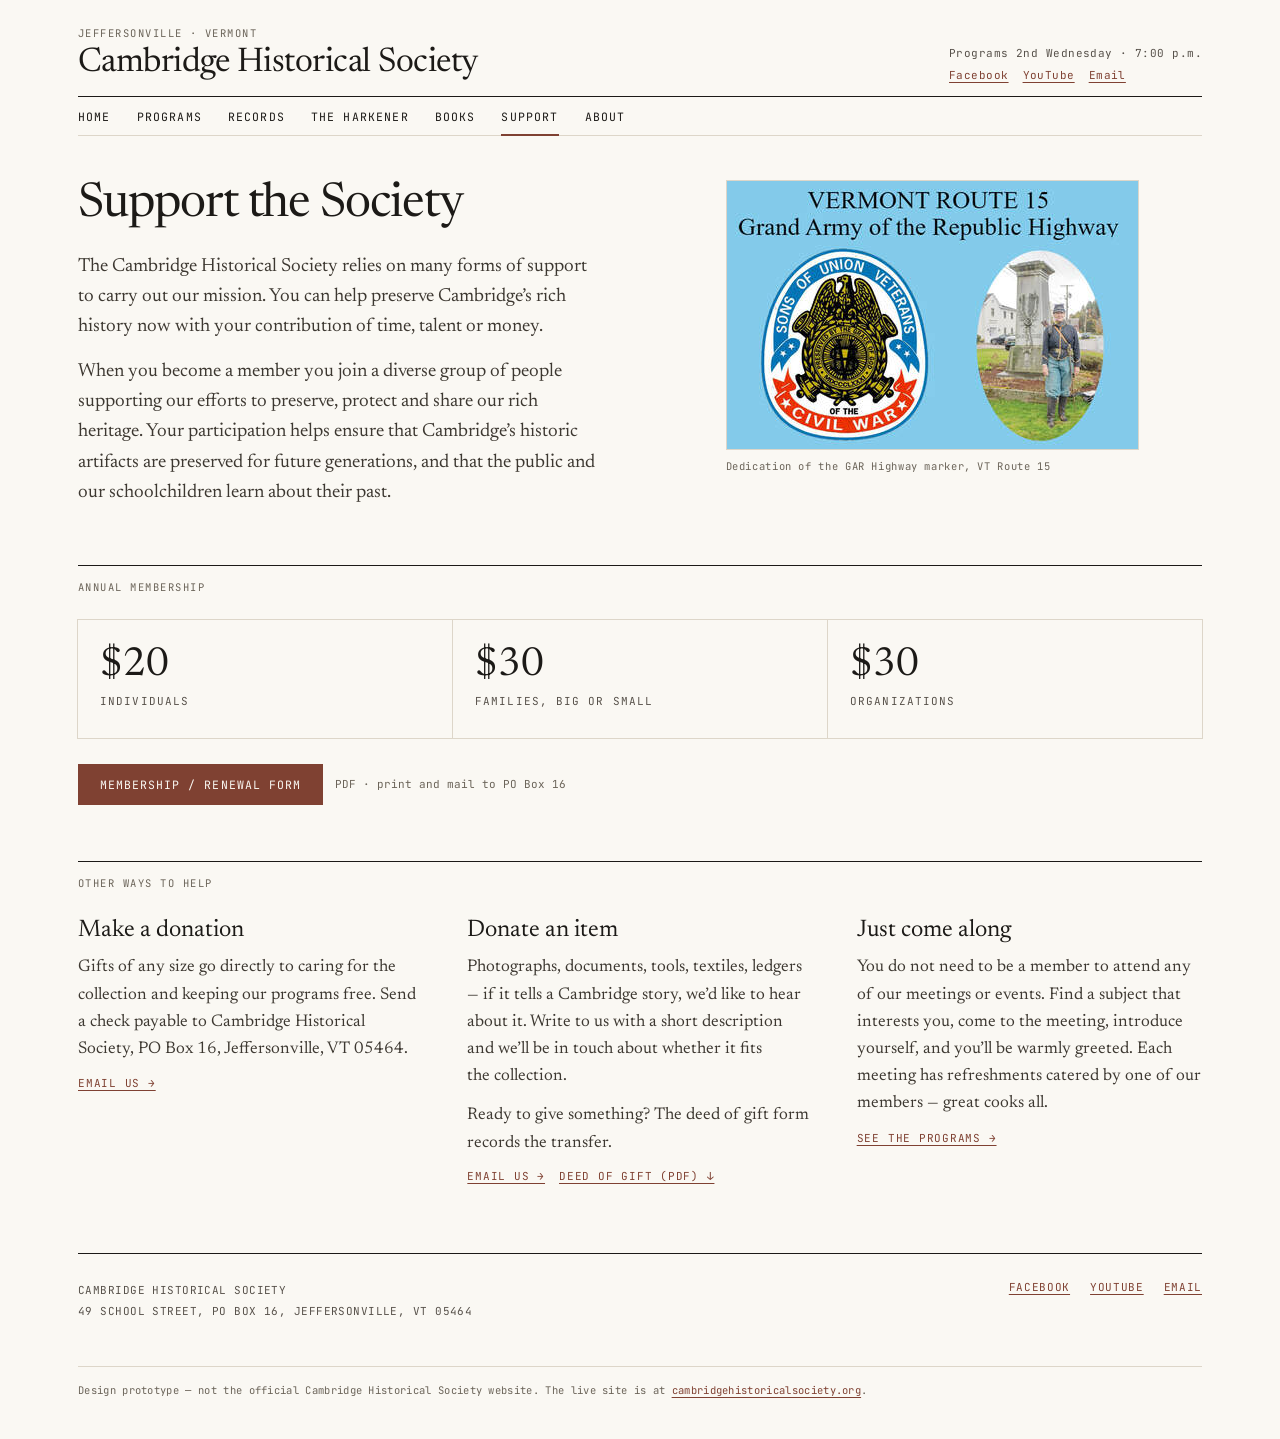
<file: support.html>
<!DOCTYPE html>
<html lang="en">
<head>
<meta charset="utf-8">
<meta name="viewport" content="width=device-width, initial-scale=1">
<title>Support the Society — Cambridge Historical Society</title>
<meta name="description" content="Become a member of the Cambridge Historical Society, make a donation, or donate an item to the collection.">
<link rel="preconnect" href="https://fonts.googleapis.com">
<link rel="preconnect" href="https://fonts.gstatic.com" crossorigin>
<link href="https://fonts.googleapis.com/css2?family=Newsreader:ital,opsz,wght@0,6..72,300;0,6..72,400;0,6..72,500;0,6..72,600;1,6..72,300;1,6..72,400&family=JetBrains+Mono:wght@400;500&display=swap" rel="stylesheet">
<link rel="stylesheet" href="style.css">
</head>
<body>
<div class="wrap">

  <header class="site-header">
    <div>
      <div class="label">Jeffersonville &middot; Vermont</div>
      <div class="wordmark"><a href="index.html">Cambridge Historical Society</a></div>
    </div>
    <div class="header-meta">
      <div>Programs 2nd Wednesday &middot; 7:00 p.m.</div>
      <div class="links">
        <a href="https://www.facebook.com/cambridgehistoricalsociety" target="_blank" rel="noopener">Facebook</a>
        <a href="https://www.youtube.com/@cambridge_h.society2964" target="_blank" rel="noopener">YouTube</a>
        <a href="mailto:info@cambridgehistoricalsociety.org">Email</a>
      </div>
    </div>
  </header>

  <nav class="nav">
    <a href="index.html">Home</a>
    <a href="programs.html">Programs</a>
    <a href="records.html">Records</a>
    <a href="harkener.html">The Harkener</a>
    <a href="books.html">Books</a>
    <a href="support.html" aria-current="page">Support</a>
    <a href="about.html">About</a>
  </nav>

  <main>
    <section class="two-col" style="grid-template-columns:minmax(0,1.25fr) minmax(0,1fr);gap:52px;margin-bottom:56px">
      <div>
        <h1>Support the Society</h1>
        <p class="lede measure">The Cambridge Historical Society relies on many forms of support to carry out our mission. You can help preserve Cambridge&rsquo;s rich history now with your contribution of time, talent or money.</p>
        <p class="lede measure" style="margin:0">When you become a member you join a diverse group of people supporting our efforts to preserve, protect and share our rich heritage. Your participation helps ensure that Cambridge&rsquo;s historic artifacts are preserved for future generations, and that the public and our schoolchildren learn about their past.</p>
      </div>
      <figure>
        <img class="framed" src="images/gar-marker.jpg" alt="Dedication of a roadside marker honouring the Grand Army of the Republic Highway, Vermont Route 15.">
        <figcaption class="figcap">Dedication of the GAR Highway marker, VT Route 15</figcaption>
      </figure>
    </section>

    <section class="section" style="margin-bottom:56px">
      <div class="label" style="margin-bottom:26px">Annual membership</div>
      <div class="tiles">
        <div class="tile"><div class="tile-amount">$20</div><div class="tile-label">Individuals</div></div>
        <div class="tile"><div class="tile-amount">$30</div><div class="tile-label">Families, big or small</div></div>
        <div class="tile"><div class="tile-amount">$30</div><div class="tile-label">Organizations</div></div>
      </div>
      <div style="display:flex;flex-wrap:wrap;gap:12px;align-items:center">
        <a class="btn btn-primary" href="https://cambridgehistoricalsociety.org/uploads/3/4/3/4/34345214/membership_form_updated_mar_2024.pdf" target="_blank" rel="noopener">Membership / renewal form</a>
        <span class="mono" style="font-size:11px;color:var(--faint)">PDF &middot; print and mail to PO Box 16</span>
      </div>
    </section>

    <section class="section" style="margin-bottom:70px">
      <div class="label" style="margin-bottom:26px">Other ways to help</div>
      <div style="display:grid;grid-template-columns:repeat(auto-fit,minmax(250px,1fr));gap:44px">
        <div>
          <h3>Make a donation</h3>
          <p class="prose">Gifts of any size go directly to caring for the collection and keeping our programs free. Send a check payable to Cambridge Historical Society, PO Box 16, Jeffersonville, VT 05464.</p>
          <a class="link-mono" href="mailto:info@cambridgehistoricalsociety.org?subject=Donation">Email us &rarr;</a>
        </div>
        <div>
          <h3>Donate an item</h3>
          <p class="prose">Photographs, documents, tools, textiles, ledgers &mdash; if it tells a Cambridge story, we&rsquo;d like to hear about it. Write to us with a short description and we&rsquo;ll be in touch about whether it fits the collection.</p>
          <p class="prose">Ready to give something? The deed of gift form records the transfer.</p>
          <div style="display:flex;flex-wrap:wrap;gap:14px;align-items:center">
            <a class="link-mono" href="mailto:info@cambridgehistoricalsociety.org?subject=Item%20donation">Email us &rarr;</a>
            <a class="link-mono" href="https://cambridgehistoricalsociety.org/uploads/3/4/3/4/34345214/deed_of_gift_form_9_12_2025.pdf" target="_blank" rel="noopener">Deed of gift (PDF) &darr;</a>
          </div>
        </div>
        <div>
          <h3>Just come along</h3>
          <p class="prose">You do not need to be a member to attend any of our meetings or events. Find a subject that interests you, come to the meeting, introduce yourself, and you&rsquo;ll be warmly greeted. Each meeting has refreshments catered by one of our members &mdash; great cooks all.</p>
          <a class="link-mono" href="programs.html">See the programs &rarr;</a>
        </div>
      </div>
    </section>
  </main>

  <footer class="site-footer">
    <div class="addr">CAMBRIDGE HISTORICAL SOCIETY<br>49 SCHOOL STREET, PO BOX 16, JEFFERSONVILLE, VT 05464</div>
    <div class="links">
      <a href="https://www.facebook.com/cambridgehistoricalsociety" target="_blank" rel="noopener">Facebook</a>
      <a href="https://www.youtube.com/@cambridge_h.society2964" target="_blank" rel="noopener">YouTube</a>
      <a href="mailto:info@cambridgehistoricalsociety.org">Email</a>
    </div>
  </footer>

  <div class="proto-note">Design prototype &mdash; not the official Cambridge Historical Society website. The live site is at <a href="https://cambridgehistoricalsociety.org">cambridgehistoricalsociety.org</a>.</div>

</div>
</body>
</html>
</file>
<file: style.css>
/* Cambridge Historical Society — design tokens lifted from the Claude Design artboard. */

:root {
  --bg: #faf8f3;
  --ink: #1c1a17;
  --body: #3d3831;
  --muted: #57514a;
  --faint: #6b6459;
  --rule: #ddd6c9;
  --accent: oklch(0.45 0.09 35);
  --accent-dark: oklch(0.36 0.08 35);
  --serif: "Newsreader", Georgia, serif;
  --mono: "JetBrains Mono", ui-monospace, SFMono-Regular, Menlo, monospace;
}

html { -webkit-text-size-adjust: 100%; }

body {
  margin: 0;
  background: var(--bg);
  color: var(--ink);
  font-family: var(--serif);
  text-wrap: pretty;
}

* { box-sizing: border-box; }

a { color: var(--accent); text-decoration-thickness: 1px; text-underline-offset: 3px; }
a:hover { color: var(--accent-dark); }
::selection { background: oklch(0.9 0.04 35); }

img { max-width: 100%; display: block; }

.wrap { max-width: 1180px; margin: 0 auto; padding: 0 28px; }

/* Small mono label used throughout the design as a section eyebrow. */
.mono { font-family: var(--mono); }
.label {
  font-family: var(--mono);
  font-size: 10.5px;
  letter-spacing: 0.14em;
  text-transform: uppercase;
  color: var(--faint);
}
.label-accent { color: var(--accent); }

/* ---- Header + nav ---- */

.site-header {
  display: flex;
  flex-wrap: wrap;
  gap: 20px 32px;
  align-items: flex-end;
  justify-content: space-between;
  padding: 26px 0 14px;
  border-bottom: 1px solid var(--ink);
}

.wordmark {
  font-size: 34px;
  line-height: 1.05;
  font-weight: 400;
  letter-spacing: -0.015em;
  margin-top: 6px;
}
.wordmark a { color: inherit; text-decoration: none; }

.header-meta {
  display: flex;
  flex-direction: column;
  align-items: flex-start;
  gap: 8px;
  font-family: var(--mono);
  font-size: 11px;
  letter-spacing: 0.04em;
  color: var(--muted);
}
.header-meta .links { display: flex; gap: 14px; }

.nav {
  display: flex;
  flex-wrap: wrap;
  gap: 2px 26px;
  padding: 12px 0 0;
  border-bottom: 1px solid var(--rule);
  margin-bottom: 44px;
}
.nav a {
  position: relative;
  padding: 0 0 11px;
  font-family: var(--mono);
  font-size: 11.5px;
  letter-spacing: 0.1em;
  text-transform: uppercase;
  color: var(--ink);
  text-decoration: none;
}
.nav a:hover { color: var(--accent); }
/* Current page gets the accent underline from the design's active-tab state. */
.nav a[aria-current="page"]::after {
  content: "";
  position: absolute;
  left: 0;
  right: 0;
  bottom: -1px;
  height: 2px;
  background: var(--accent);
}

/* ---- Typography ---- */

h1 {
  font-size: clamp(32px, 4vw, 48px);
  line-height: 1.08;
  font-weight: 400;
  letter-spacing: -0.022em;
  margin: 0 0 20px;
}
.h1-home { font-size: clamp(34px, 4.6vw, 58px); line-height: 1.06; letter-spacing: -0.025em; margin-bottom: 26px; }
h2 { font-size: clamp(26px, 2.6vw, 34px); line-height: 1.15; font-weight: 400; letter-spacing: -0.015em; margin: 0 0 8px; }
h3 { font-size: 24px; line-height: 1.2; font-weight: 400; margin: 0 0 10px; }

.lede { font-size: 19px; line-height: 1.6; color: var(--body); margin: 0 0 14px; }
.prose { font-size: 17px; line-height: 1.6; color: var(--body); margin: 0 0 12px; }
.measure { max-width: 52ch; }
.measure-wide { max-width: 62ch; }
.italic-sub { font-style: italic; font-size: 21px; color: var(--muted); margin-bottom: 24px; }

/* ---- Sections + rules ---- */

.section { border-top: 1px solid var(--ink); padding-top: 14px; margin-bottom: 64px; }
.section-head {
  display: flex;
  flex-wrap: wrap;
  gap: 12px;
  align-items: baseline;
  justify-content: space-between;
  margin-bottom: 28px;
}
.hr { height: 1px; background: var(--rule); margin: 20px 0; }

/* ---- Buttons ---- */

.btn {
  display: inline-block;
  appearance: none;
  cursor: pointer;
  text-decoration: none;
  padding: 13px 22px;
  font-family: var(--mono);
  font-size: 11.5px;
  letter-spacing: 0.09em;
  text-transform: uppercase;
  border: 0;
}
.btn-primary { background: var(--accent); color: var(--bg); }
.btn-primary:hover { background: var(--accent-dark); color: var(--bg); }
.btn-outline { background: none; color: var(--ink); border: 1px solid var(--ink); }
.btn-outline:hover { background: var(--ink); color: var(--bg); }
.btn-row { display: flex; flex-wrap: wrap; gap: 12px; }

.link-mono {
  font-family: var(--mono);
  font-size: 11px;
  letter-spacing: 0.07em;
  text-transform: uppercase;
  white-space: nowrap;
}

/* ---- Grids ---- */

.two-col { display: grid; grid-template-columns: minmax(0, 1.35fr) minmax(0, 1fr); gap: 56px; align-items: start; margin-bottom: 64px; }
.two-even { display: grid; grid-template-columns: minmax(0, 1fr) minmax(0, 1fr); gap: 44px; align-items: start; }
.auto-cols { display: grid; grid-template-columns: repeat(auto-fit, minmax(230px, 1fr)); gap: 40px; }

/* Boxed cells that share a hairline, as in the membership + payment tiers. */
.tiles { display: grid; grid-template-columns: repeat(auto-fit, minmax(200px, 1fr)); gap: 1px; margin-bottom: 26px; }
.tile { background: var(--bg); padding: 26px 22px 30px; box-shadow: 0 0 0 1px var(--rule); }
.tile-amount { font-size: 40px; line-height: 1; margin-bottom: 8px; }
.tile-label { font-family: var(--mono); font-size: 11px; letter-spacing: 0.1em; text-transform: uppercase; color: var(--muted); }

.boxed { border: 1px solid var(--ink); padding: 24px; }

/* Date block on the home page's next-program panel. */
.datebox { text-align: center; border: 1px solid var(--ink); max-width: 112px; width: 100%; }
.datebox .m { background: var(--ink); color: var(--bg); font-family: var(--mono); font-size: 10.5px; letter-spacing: 0.14em; padding: 7px 0; }
.datebox .d { font-size: 46px; line-height: 1; padding: 14px 0 6px; }
.datebox .y { font-family: var(--mono); font-size: 10.5px; color: var(--faint); padding-bottom: 12px; }

.event-meta { font-family: var(--mono); font-size: 11.5px; letter-spacing: 0.05em; color: var(--muted); margin-bottom: 18px; }

.next-program { display: grid; grid-template-columns: 112px minmax(0, 1.45fr) minmax(0, 1fr); gap: 40px; align-items: start; }

/* ---- Schedule + list rows ---- */

.schedule { display: grid; grid-template-columns: repeat(auto-fit, minmax(240px, 1fr)); gap: 0 44px; }
.schedule-row { display: grid; grid-template-columns: 76px 1fr; gap: 0 16px; align-items: baseline; padding: 14px 0; border-bottom: 1px solid var(--rule); }
.schedule-row .when { font-family: var(--mono); font-size: 11px; letter-spacing: 0.08em; text-transform: uppercase; color: var(--accent); }
.schedule-row .what { font-size: 18px; line-height: 1.4; }

/* ---- Filter controls ---- */

.controls { display: flex; flex-wrap: wrap; gap: 10px; align-items: center; }
.search {
  font-family: var(--mono);
  font-size: 12px;
  padding: 10px 12px;
  width: 300px;
  max-width: 100%;
  border: 1px solid var(--ink);
  background: var(--bg);
  color: var(--ink);
  border-radius: 0;
}
.search-lg { font-size: 13px; padding: 12px 14px; width: 340px; }
.chip {
  appearance: none;
  cursor: pointer;
  border: 1px solid var(--ink);
  padding: 9px 14px;
  font-family: var(--mono);
  font-size: 11px;
  letter-spacing: 0.06em;
  text-transform: uppercase;
  background: var(--bg);
  color: var(--ink);
}
.chip[aria-pressed="true"] { background: var(--ink); color: var(--bg); }
.count { font-family: var(--mono); font-size: 11px; color: var(--faint); }

/* ---- Records table ---- */

.rec-head, .rec-row { display: grid; grid-template-columns: minmax(0, 1.1fr) 150px minmax(0, 1.5fr) 110px; gap: 24px; }
.rec-head { padding: 0 0 10px; border-bottom: 1px solid var(--ink); font-family: var(--mono); font-size: 10.5px; letter-spacing: 0.12em; text-transform: uppercase; color: var(--faint); }
.rec-row { padding: 16px 0; border-bottom: 1px solid var(--rule); align-items: baseline; }
.rec-row .name { font-size: 19px; line-height: 1.3; }
.rec-row .type { font-family: var(--mono); font-size: 11px; letter-spacing: 0.05em; color: var(--accent); text-transform: uppercase; }
.rec-row .note { font-size: 16px; line-height: 1.5; color: var(--muted); }
.rec-row .file { text-align: right; }

/* ---- Programs archive ---- */

.ev-row { display: grid; grid-template-columns: 130px minmax(0, 1fr) 120px; gap: 28px; align-items: baseline; padding: 20px 0; border-top: 1px solid var(--rule); }
.ev-row .when { font-family: var(--mono); font-size: 11.5px; letter-spacing: 0.05em; color: var(--faint); }
.ev-row .title { font-size: 21px; line-height: 1.3; margin-bottom: 5px; }
.ev-row .meta { font-size: 16px; line-height: 1.55; color: var(--muted); }

/* ---- Harkener back issues ---- */

.yr-row { display: grid; grid-template-columns: 90px minmax(0, 1fr); gap: 28px; padding: 18px 0; border-top: 1px solid var(--rule); align-items: baseline; }
.yr-row .yr { font-family: var(--mono); font-size: 14px; letter-spacing: 0.04em; color: var(--accent); }
.yr-row .issues { display: flex; flex-wrap: wrap; gap: 8px 28px; }
.yr-row .issues a, .yr-row .issues span { font-size: 17px; line-height: 1.5; }
/* Issues that 404 on the source site are listed but not linked. */
.gone { color: var(--faint); text-decoration: line-through; }

/* ---- Books ---- */

.book { display: grid; grid-template-columns: 240px minmax(0, 1fr) 160px; gap: 40px; align-items: start; padding: 32px 0; border-top: 1px solid var(--rule); }
.book:first-of-type { border-top: 1px solid var(--ink); }
.book .byline { font-family: var(--mono); font-size: 11.5px; letter-spacing: 0.05em; color: var(--muted); margin-bottom: 16px; }
.book .price { font-size: 30px; line-height: 1; margin-bottom: 16px; }
.book .buy { text-align: right; }
.soldout { font-family: var(--mono); font-size: 11px; letter-spacing: 0.1em; text-transform: uppercase; color: var(--accent); margin-bottom: 8px; }

.stepper { display: inline-flex; border: 1px solid var(--ink); }
.stepper button {
  appearance: none;
  cursor: pointer;
  background: none;
  border: 0;
  width: 42px;
  height: 42px;
  font-family: var(--mono);
  font-size: 16px;
  color: var(--ink);
}
.stepper button:hover { background: #f2eee6; }
.stepper .qty { min-width: 46px; height: 42px; display: grid; place-items: center; border-left: 1px solid var(--ink); border-right: 1px solid var(--ink); font-family: var(--mono); font-size: 15px; }

.cart-grid { display: grid; grid-template-columns: minmax(0, 1.4fr) minmax(0, 1fr); gap: 48px; align-items: start; }
.cart-line { display: grid; grid-template-columns: minmax(0, 1fr) 64px 110px; gap: 20px; align-items: baseline; padding: 16px 0; border-bottom: 1px solid var(--rule); }
.cart-line .t { font-size: 19px; line-height: 1.35; }
.cart-line .q { font-family: var(--mono); font-size: 12px; color: var(--faint); }
.cart-line .a { text-align: right; font-size: 19px; }
.sum-row { display: flex; justify-content: space-between; gap: 16px; font-size: 17px; padding-bottom: 12px; }
.sum-row span:first-child { color: var(--muted); }
.sum-row.ruled { border-bottom: 1px solid var(--rule); }
.sum-total { display: flex; justify-content: space-between; gap: 16px; align-items: baseline; padding: 16px 0 22px; }
.sum-total .k { font-family: var(--mono); font-size: 11px; letter-spacing: 0.1em; text-transform: uppercase; }
.sum-total .v { font-size: 32px; line-height: 1; }
.fineprint { font-family: var(--mono); font-size: 10.5px; line-height: 1.7; letter-spacing: 0.03em; color: var(--faint); margin-top: 14px; }
.pay-tiles { display: grid; grid-template-columns: repeat(auto-fit, minmax(220px, 1fr)); gap: 1px; margin-bottom: 28px; }
.pay-tiles .tile { padding: 22px 20px 26px; }
.pay-tiles .tile h4 { font-size: 20px; font-weight: 400; margin: 0 0 8px; }
.pay-tiles .tile p { font-size: 16px; line-height: 1.55; color: var(--muted); margin: 0; }

/* ---- Figures ---- */

figure { margin: 0; }
.figcap { font-family: var(--mono); font-size: 10.5px; letter-spacing: 0.06em; color: var(--faint); margin-top: 8px; line-height: 1.6; }
.framed { border: 1px solid var(--rule); }
/* Hatched stand-in kept from the design where no photograph exists yet. */
.placeholder {
  background: repeating-linear-gradient(135deg, #efe9dd 0 8px, #e7e0d1 8px 16px);
  border: 1px solid var(--rule);
  display: grid;
  place-items: center;
  padding: 16px;
  font-family: var(--mono);
  font-size: 11px;
  letter-spacing: 0.06em;
  color: var(--faint);
  text-align: center;
  line-height: 1.7;
}
.ratio-34 { aspect-ratio: 3/4; }
.ratio-43 { aspect-ratio: 4/3; }
.ratio-11 { aspect-ratio: 1/1; }

/* ---- Footer ---- */

.site-footer {
  border-top: 1px solid var(--ink);
  padding: 26px 0 44px;
  display: flex;
  flex-wrap: wrap;
  gap: 18px 36px;
  justify-content: space-between;
  align-items: flex-start;
}
.site-footer .addr { font-family: var(--mono); font-size: 11px; line-height: 1.9; letter-spacing: 0.04em; color: var(--muted); }
.site-footer .links { display: flex; flex-wrap: wrap; gap: 20px; font-family: var(--mono); font-size: 11px; letter-spacing: 0.06em; text-transform: uppercase; }

.proto-note {
  border-top: 1px solid var(--rule);
  padding: 14px 0 40px;
  font-family: var(--mono);
  font-size: 10.5px;
  line-height: 1.8;
  letter-spacing: 0.03em;
  color: var(--faint);
}

/* ---- Responsive: the design collapses everything to one column at 900px ---- */

@media (max-width: 900px) {
  /* !important is load-bearing: pages carry inline grid-template-columns lifted
     straight from the design canvas, which would otherwise win over these rules. */
  .two-col, .two-even, .cart-grid, .next-program { grid-template-columns: 1fr !important; gap: 30px !important; }
  .rec-row, .ev-row, .book { grid-template-columns: 1fr !important; gap: 7px !important; }
  .rec-head { display: none; }
  .rec-row .file, .book .buy { text-align: left; }
  .book { gap: 20px; }
  .book .cover, .portrait { max-width: 260px; }
  .datebox { max-width: 112px; }
}
</file>
